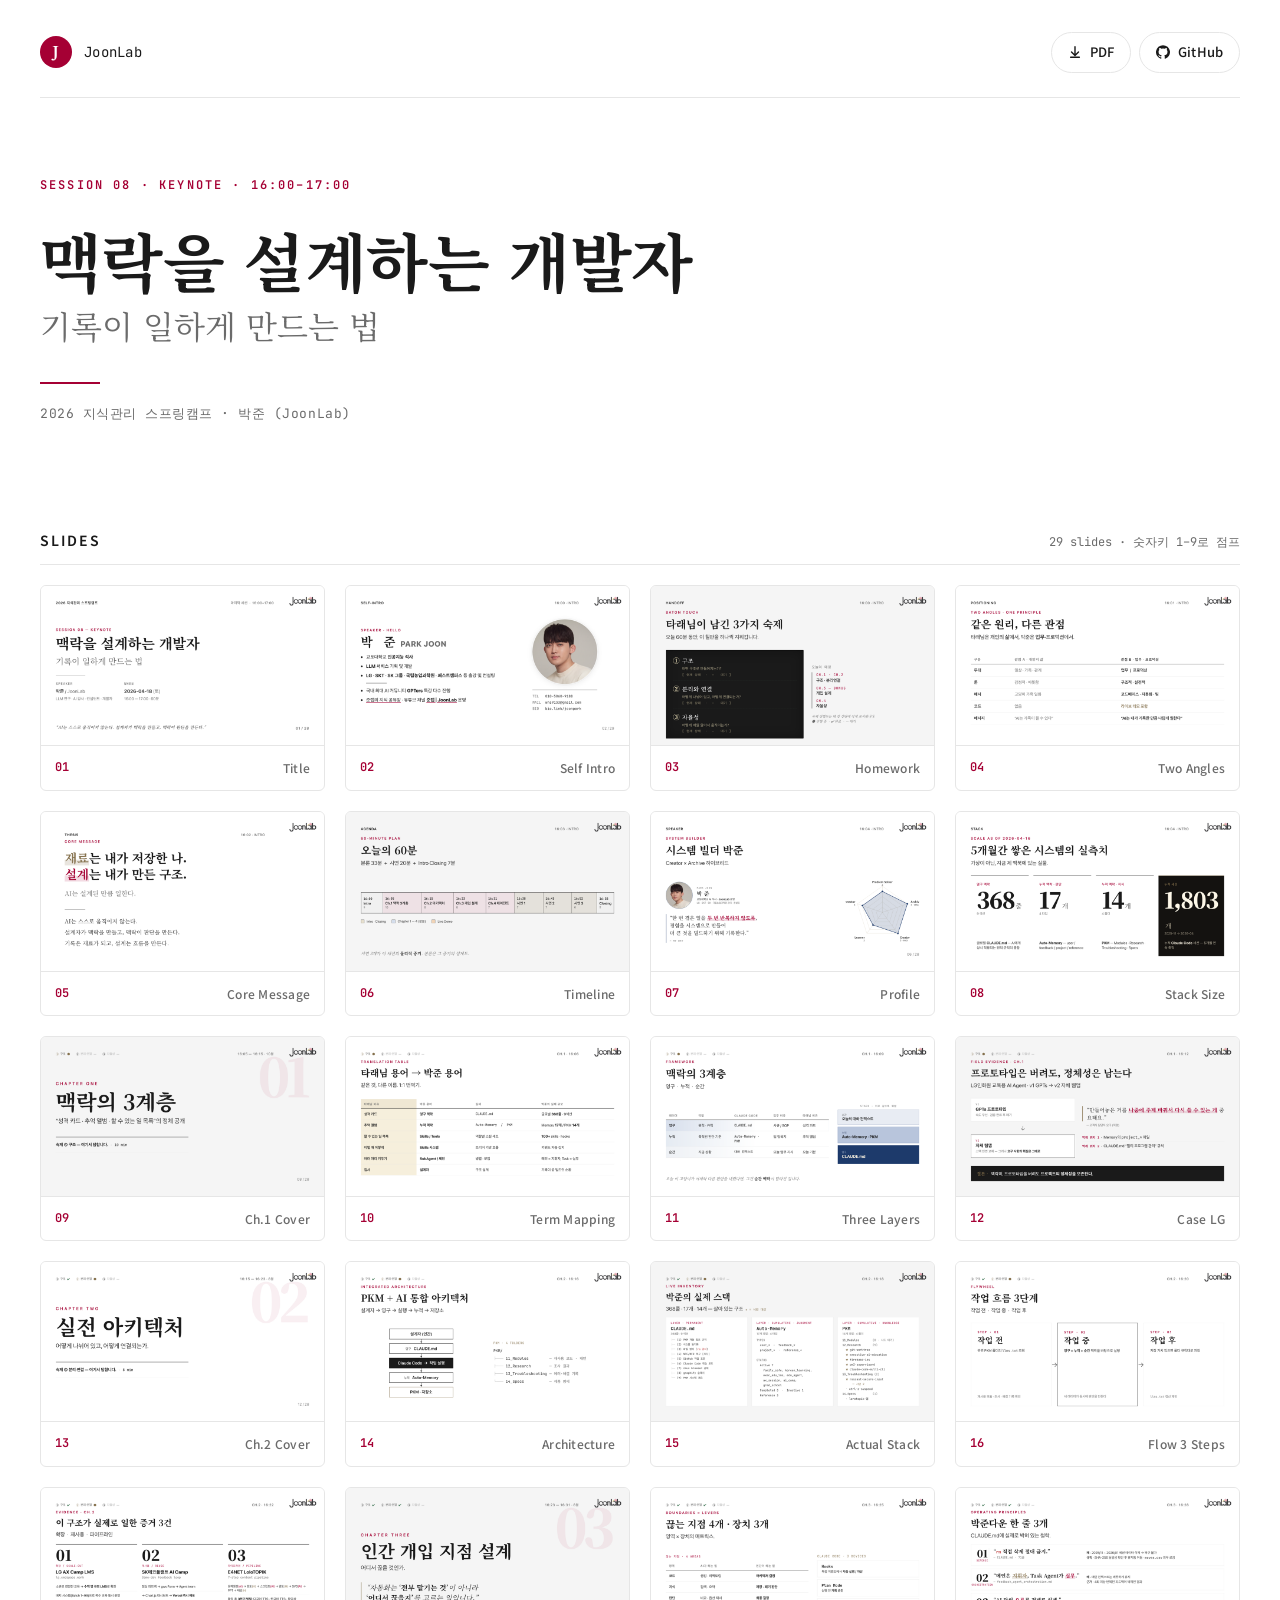
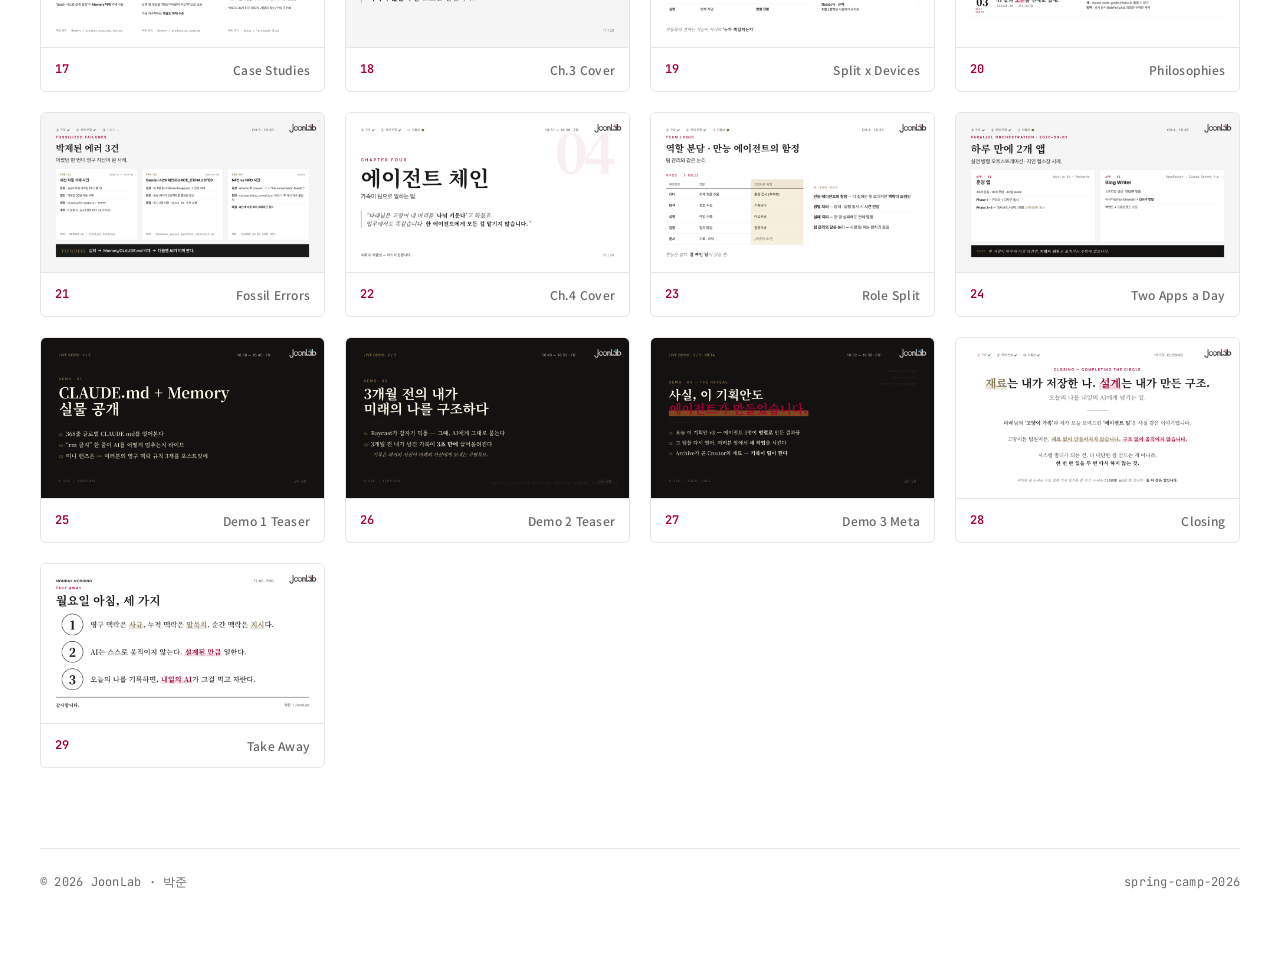
<file: index.html>
<!DOCTYPE html>
<html lang="ko">
<head>
<meta charset="UTF-8">
<meta name="viewport" content="width=device-width, initial-scale=1.0">
<title>맥락을 설계하는 개발자 — 기록이 일하게 만드는 법 · 박준</title>
<meta name="description" content="2026 지식관리 스프링캠프 세션 08 · 박준 (JoonLab) — 맥락을 설계하는 개발자, 기록이 일하게 만드는 법">
<meta property="og:title" content="맥락을 설계하는 개발자 — 기록이 일하게 만드는 법">
<meta property="og:description" content="2026 지식관리 스프링캠프 Session 08 · 박준 (JoonLab)">
<meta property="og:type" content="website">
<link rel="icon" type="image/svg+xml" href="public/favicon.svg">
<link rel="preconnect" href="https://fonts.googleapis.com">
<link rel="preconnect" href="https://fonts.gstatic.com" crossorigin>
<link href="https://fonts.googleapis.com/css2?family=Noto+Sans+KR:wght@400;500;600;700&family=Noto+Serif+KR:wght@400;600;700;900&family=JetBrains+Mono:wght@400;500;600&display=swap" rel="stylesheet">
<link rel="stylesheet" href="styles/main.css">
</head>
<body>
<div class="page">
  <header class="topbar">
    <a class="brand" href="./" aria-label="JoonLab">
      <span class="brand-mark" aria-hidden="true">J</span>
      <span>JoonLab</span>
    </a>
    <div class="actions">
      <a class="btn" href="public/spring-camp-2026-deck.pdf" download>
        <svg viewBox="0 0 16 16" fill="none" stroke="currentColor" stroke-width="1.6" stroke-linecap="round" stroke-linejoin="round" aria-hidden="true"><path d="M8 2v9M4 8l4 4 4-4M3 14h10"/></svg>
        <span>PDF</span>
      </a>
      <a class="btn" href="https://github.com/joonlab" target="_blank" rel="noopener">
        <svg viewBox="0 0 16 16" fill="currentColor" aria-hidden="true"><path d="M8 .2a8 8 0 00-2.53 15.59c.4.08.55-.17.55-.38l-.01-1.49c-2.23.48-2.7-.95-2.7-.95-.36-.92-.9-1.17-.9-1.17-.73-.5.06-.49.06-.49.81.06 1.24.83 1.24.83.72 1.24 1.9.88 2.36.67.07-.52.28-.88.51-1.08-1.78-.2-3.65-.89-3.65-3.95 0-.87.31-1.59.82-2.15-.08-.2-.36-1.02.08-2.12 0 0 .67-.21 2.2.82a7.6 7.6 0 014 0c1.53-1.03 2.2-.82 2.2-.82.44 1.1.16 1.92.08 2.12.51.56.82 1.28.82 2.15 0 3.07-1.87 3.75-3.66 3.95.29.25.54.73.54 1.48l-.01 2.19c0 .21.15.46.55.38A8 8 0 008 .2z"/></svg>
        <span class="label-long">GitHub</span>
      </a>
    </div>
  </header>

  <section class="hero">
    <span class="hero-eyebrow">Session 08 · Keynote · 16:00–17:00</span>
    <h1 class="hero-title">맥락을 설계하는 개발자</h1>
    <p class="hero-subtitle">기록이 일하게 만드는 법</p>
    <hr class="hero-rule">
    <div class="hero-event">2026 지식관리 스프링캠프 · 박준 (JoonLab)</div>
  </section>

  <section>
    <div class="section-label">
      <h2>Slides</h2>
      <span class="meta">29 slides · 숫자키 1–9로 점프</span>
    </div>
    <div class="grid" id="slideGrid"></div>
  </section>

  <footer class="footer">
    <span>© 2026 JoonLab · 박준</span>
    <span>spring-camp-2026</span>
  </footer>
</div>

<script src="js/slides.js"></script>
<script src="js/main.js"></script>
</body>
</html>
</file>
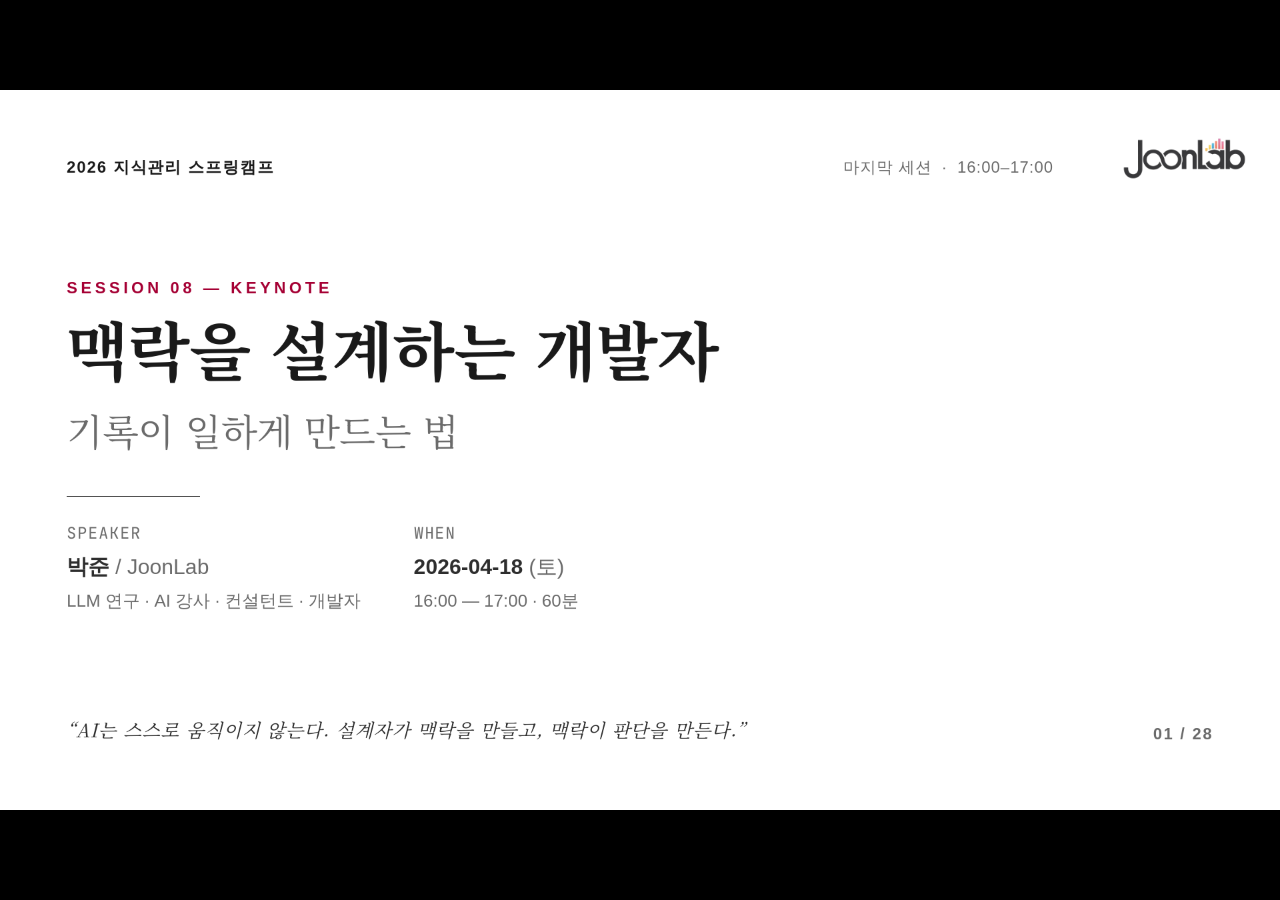
<file: deck/index.html>
<!doctype html>
<html lang="ko">
<head>
<meta charset="utf-8" />
<title>맥락을 설계하는 개발자 — 박준 (JoonLab)</title>
<link rel="preconnect" href="https://fonts.googleapis.com">
<link rel="preconnect" href="https://fonts.gstatic.com" crossorigin>
<link href="https://fonts.googleapis.com/css2?family=Noto+Sans+KR:wght@300;400;500;600;700;900&family=Noto+Serif+KR:wght@400;500;600;700;900&family=JetBrains+Mono:wght@400;500;600&display=swap" rel="stylesheet">
<style>
  :root {
    --bg: #ffffff;         /* pure white */
    --bg-deep: #f5f5f5;    /* subtle off-white panel */
    --paper: #ffffff;
    --ink: #1a1a1a;        /* near-black ink */
    --ink-2: #2e2e2e;
    --muted: #6B6B6B;      /* Neutral Gray */
    --silver: #8A8D8F;     /* Premium Silver */
    --rule: #e4e4e4;
    --rule-soft: #f0f0f0;
    --accent: #A50034;     /* LG Red */
    --accent-2: #85714D;   /* Highlight Gold */
    --ok: #2f6a46;
    --pending: #b8b8b8;
    --chalk-bg: #1a1a1a;
    --chalk: #f5f5f5;
  }
  html, body { background: #d0d0d0; margin: 0; padding: 0; }
  body {
    font-family: 'Noto Sans KR', -apple-system, BlinkMacSystemFont, 'Helvetica Neue', sans-serif;
    color: var(--ink);
    -webkit-font-smoothing: antialiased;
  }
  .serif { font-family: 'Noto Serif KR', 'Noto Serif', Georgia, serif; }
  .mono  { font-family: 'JetBrains Mono', ui-monospace, Menlo, monospace; }

  /* ---------- Base slide ---------- */
  .slide {
    background: var(--bg);
    color: var(--ink);
    padding: 100px;
    box-sizing: border-box;
    display: flex;
    flex-direction: column;
    position: relative;
    overflow: hidden;
  }
  .slide.paper { background: var(--paper); }
  .slide.cream-deep { background: var(--bg-deep); }
  .slide.dark { background: #141210; color: #f1ebdc; }
  .slide.dark .muted { color: #a59c89; }

  /* Global JoonLab logo top-right on every slide */
  .deck-logo {
    position: absolute;
    top: 0px;
    right: 40px;
    width: 207px;
    height: auto;
    z-index: 10;
    opacity: 0.95;
    pointer-events: none;
  }
  .slide.dark .deck-logo { filter: invert(1) brightness(1.1); opacity: 0.85; }
  .slide.no-logo .deck-logo { display: none; }

  /* Header chrome ---------- */
  .head {
    display: flex;
    justify-content: space-between;
    align-items: flex-start;
    font-size: 24px;
    letter-spacing: 0.04em;
    color: var(--muted);
    text-transform: uppercase;
    font-weight: 500;
    padding-right: 240px;  /* reserve space for logo */
  }
  .head .time { font-variant-numeric: tabular-nums; }
  .head .section-tag { font-weight: 600; color: var(--ink); letter-spacing: 0.08em;}

  /* Progress indicator (homework) */
  .progress {
    display: flex;
    gap: 40px;
    font-size: 20px;
    letter-spacing: 0.02em;
    color: var(--muted);
    font-weight: 500;
  }
  .progress .item { display: inline-flex; align-items: center; gap: 10px; }
  .progress .num { font-family: 'Noto Serif KR', serif; font-weight: 700; color: var(--ink); }
  .progress .st { font-size: 22px; width: 22px; display: inline-block; text-align: center; }
  .progress .done { color: var(--ok); }
  .progress .pend { color: var(--pending); }
  .progress .cur .st { color: var(--accent-2); }
  .progress .cur .num { color: var(--accent-2); }
  .progress .cur .label { color: var(--ink); font-weight: 700; }

  /* Titles */
  .kicker {
    font-size: 24px;
    letter-spacing: 0.22em;
    text-transform: uppercase;
    color: var(--accent);
    font-weight: 600;
    margin-bottom: 24px;
  }
  h1.title { font-family: 'Noto Serif KR', serif; font-weight: 700; font-size: 96px; line-height: 1.08; letter-spacing: -0.01em; margin: 0; }
  h2.title { font-family: 'Noto Serif KR', serif; font-weight: 700; font-size: 72px; line-height: 1.12; letter-spacing: -0.01em; margin: 0; }
  h3.subtitle { font-weight: 400; font-size: 36px; line-height: 1.4; color: var(--ink-2); margin: 24px 0 0; letter-spacing: -0.005em; }
  .lead { font-size: 34px; line-height: 1.55; color: var(--ink-2); }

  /* Rules */
  .hair { border: 0; border-top: 1px solid var(--rule); margin: 40px 0; }
  .thick-rule { border: 0; border-top: 2px solid var(--ink); margin: 0 0 28px; width: 80px; }

  /* Big number */
  .big-num {
    font-family: 'Noto Serif KR', serif;
    font-weight: 900;
    font-size: 180px;
    line-height: 0.9;
    letter-spacing: -0.04em;
    color: var(--ink);
  }
  .big-num .unit { font-size: 56px; font-weight: 600; color: var(--muted); margin-left: 8px; letter-spacing: 0.02em; }

  /* Cards */
  .card { background: var(--paper); border: 1px solid var(--rule); padding: 40px; box-sizing: border-box; }
  .card.dark { background: #1a1815; border-color: #2e2a24; color: #f1ebdc; }

  /* Code/mono styling */
  .mono-box { background: #141210; color: #e8e2ce; padding: 32px 36px; border-radius: 4px; font-family: 'JetBrains Mono', monospace; font-size: 24px; line-height: 1.6; }
  .mono-box .c { color: #8a8270; }
  .mono-box .k { color: #e0a96d; }

  /* Watermark chapter number */
  .watermark {
    position: absolute;
    font-family: 'Noto Serif KR', serif;
    font-weight: 900;
    font-size: 360px;
    line-height: 0.8;
    color: #A50034;
    opacity: 0.06;
    top: 110px;
    right: 120px;
    letter-spacing: -0.08em;
    pointer-events: none;
    user-select: none;
    z-index: 0;
  }

  /* Utility */
  .flex { display: flex; }
  .row { display: flex; }
  .col { display: flex; flex-direction: column; }
  .grow { flex: 1; }
  .gap-8 { gap: 8px; } .gap-16 { gap: 16px; } .gap-24 { gap: 24px; } .gap-32 { gap: 32px; } .gap-40 { gap: 40px; } .gap-56 { gap: 56px; } .gap-80 { gap: 80px; }
  .center { justify-content: center; align-items: center; }
  .between { justify-content: space-between; }
  .w-half { flex: 1 1 50%; }
  .pill { display: inline-block; padding: 8px 18px; border: 1px solid var(--ink); border-radius: 999px; font-size: 20px; letter-spacing: 0.06em; font-weight: 500; text-transform: uppercase;}
  .accent { color: var(--accent); }
  .accent2 { color: var(--accent-2); }
  .muted { color: var(--muted); }
  .ink { color: var(--ink); }

  /* Tables */
  table.grid {
    width: 100%;
    border-collapse: collapse;
    font-size: 26px;
    line-height: 1.45;
  }
  table.grid th, table.grid td {
    text-align: left;
    padding: 20px 22px;
    border-bottom: 1px solid var(--rule);
    vertical-align: top;
  }
  table.grid thead th {
    font-size: 20px;
    letter-spacing: 0.1em;
    text-transform: uppercase;
    color: var(--muted);
    font-weight: 600;
    border-bottom: 2px solid var(--ink);
    padding-bottom: 14px;
  }
  table.grid td.first { font-weight: 600; }

  /* Slide-level classes */
  .fill { flex: 1; }

  /* Chalkboard look for slide 2 */
  .chalk {
    background: var(--chalk-bg);
    color: var(--chalk);
    padding: 36px 48px;
    border-radius: 4px;
    font-family: 'Noto Serif KR', serif;
    position: relative;
    box-shadow: inset 0 0 80px rgba(0,0,0,0.3);
  }
  .chalk .chalk-num { font-size: 46px; font-weight: 900; color: #f6eac2; margin-right: 16px; }
  .chalk .chalk-q { font-size: 40px; font-weight: 600; letter-spacing: -0.005em; line-height: 1.35; }
  .chalk .chalk-sub { font-size: 24px; color: #b6ad90; margin-top: 8px; font-family: 'Noto Sans KR'; }
  .chalk .state { margin-top: 12px; font-size: 22px; letter-spacing: 0.08em; font-family: 'JetBrains Mono', monospace; color: #9a9176;}

  /* Footer */
  .foot {
    display: flex;
    justify-content: space-between;
    font-size: 24px;
    color: var(--muted);
    letter-spacing: 0.04em;
  }

  /* For chapter markers */
  .chap-label { font-size: 28px; letter-spacing: 0.32em; color: var(--accent); text-transform: uppercase; font-weight: 600;}

  /* Speaker slash separator */
  .dot-sep::before { content: '·'; margin: 0 14px; color: var(--muted); }

  /* KPI grid */
  .kpi {
    background: var(--paper);
    border-top: 3px solid var(--ink);
    padding: 44px 40px 40px;
    display: flex;
    flex-direction: column;
    gap: 18px;
    min-height: 340px;
  }
  .kpi .role { font-size: 22px; letter-spacing: 0.08em; text-transform: uppercase; color: var(--accent); font-weight: 600;}
  .kpi .num { font-family: 'Noto Serif KR', serif; font-size: 150px; line-height: 0.9; font-weight: 900; letter-spacing: -0.04em; color: var(--ink); }
  .kpi .num .u { font-size: 44px; font-weight: 600; color: var(--muted); margin-left: 6px; }
  .kpi .label { font-size: 24px; color: var(--ink-2); line-height: 1.4; margin-top: auto; }

  /* Timeline bars (slide 5) */
  .timeline { display: flex; border: 2px solid var(--ink); height: 100px; font-size: 20px; }
  .timeline .seg { display: flex; flex-direction: column; justify-content: center; padding: 10px 16px; border-right: 1px solid var(--ink); color: var(--ink); font-weight: 500; }
  .timeline .seg:last-child { border-right: 0; }
  .timeline .seg .t { font-family: 'JetBrains Mono', monospace; font-size: 20px; font-weight: 600;}
  .timeline .seg .n { font-size: 24px; font-weight: 600; margin-top: 4px;}
  .timeline .seg .d { font-size: 18px; color: var(--muted); margin-top: 2px;}
  .timeline .chap { background: rgba(165,0,52,0.08); }
  .timeline .demo { background: rgba(133,113,77,0.15); }
  .timeline .meta { background: #f0f0f0; }

  /* Bullet styles */
  ul.clean { list-style: none; padding: 0; margin: 0; }
  ul.clean li { padding: 14px 0; border-bottom: 1px solid var(--rule-soft); font-size: 28px; line-height: 1.45; }
  ul.clean li:last-child { border-bottom: 0; }
  ul.clean li b { font-weight: 700; color: var(--ink); }
  ul.clean.tight li { padding: 10px 0; font-size: 26px; }

  /* Emphasis */
  .hl { background: linear-gradient(transparent 62%, rgba(165,0,52,0.14) 62%, rgba(165,0,52,0.14) 94%, transparent 94%); padding: 0 2px; color: var(--accent); font-weight: 700; }
  .hl2 { background: linear-gradient(transparent 62%, rgba(133,113,77,0.18) 62%, rgba(133,113,77,0.18) 94%, transparent 94%); padding: 0 2px; color: var(--accent-2); font-weight: 700; }

  /* Radar chart (slide 6) - use CSS clip-path or SVG inline (acceptable, simple pentagon) */

  /* Tree / trees for slide 13-14 */
  .tree { font-family: 'JetBrains Mono', monospace; font-size: 22px; line-height: 1.7; color: var(--ink-2); }
  .tree .node { padding: 2px 0; }
  .tree .star { color: var(--accent-2); font-weight: 700; }
  .tree .hdr { font-size: 22px; letter-spacing: 0.1em; text-transform: uppercase; color: var(--accent); font-weight: 700; margin-top: 14px; margin-bottom: 10px; font-family: 'Noto Sans KR'; border-top: 1px solid var(--rule); padding-top: 14px;}
  .tree .hdr:first-child { border-top: 0; padding-top: 0; margin-top: 0;}

  /* Flow diagram (slide 13) */
  .flow-node {
    align-self: center;
    background: var(--paper);
    border: 2px solid var(--ink);
    padding: 16px 36px;
    font-size: 28px;
    font-weight: 600;
    min-width: 360px;
    text-align: center;
    border-radius: 2px;
  }
  .flow-node.accent-node { background: var(--ink); color: var(--paper); }
  .flow-arrow { align-self: center; width: 2px; height: 28px; background: var(--ink); position: relative; }
  .flow-arrow::after { content: ''; position: absolute; bottom: -2px; left: -6px; border: 7px solid transparent; border-top-color: var(--ink); }

  /* Quote blocks */
  .quote {
    font-family: 'Noto Serif KR', serif;
    font-size: 58px;
    line-height: 1.35;
    letter-spacing: -0.01em;
    font-weight: 500;
    color: var(--ink);
  }
  .quote.sm { font-size: 44px; }
  .quote.xs { font-size: 36px; }
  .quote .mark { color: var(--accent-2); font-family: 'Noto Serif KR', serif;}

  /* Radar chart SVG styling */
  .radar-label { font-size: 20px; font-weight: 600; fill: var(--ink); font-family: 'Noto Sans KR'; letter-spacing: 0.02em; }
  .radar-sub   { font-size: 16px; fill: var(--muted); font-family: 'Noto Sans KR'; }

</style>
</head>
<body>

<deck-stage width="1920" height="1080">

<!-- ============================ SLIDE 1 — TITLE ============================ -->
<section data-label="01 Title" class="slide paper">
  <div class="head">
    <div><span class="section-tag">2026 지식관리 스프링캠프</span></div>
    <div>마지막 세션 &nbsp;·&nbsp; 16:00–17:00</div>
  </div>

  <div style="flex:1; display:flex; flex-direction:column; justify-content:center; max-width: 1500px;">
    <div class="kicker">SESSION 08 — KEYNOTE</div>
    <h1 class="title">맥락을 설계하는 개발자</h1>
    <h3 class="subtitle" style="font-family:'Noto Serif KR'; font-size:56px; font-weight:400; color: var(--muted); margin-top: 32px; letter-spacing: -0.005em;">
      기록이 일하게 만드는 법
    </h3>

    <hr class="hair" style="margin: 60px 0 36px; width: 200px; border-color: var(--ink);">

    <div style="display:flex; gap:80px; font-size: 26px; color: var(--ink-2); line-height: 1.6;">
      <div>
        <div class="mono" style="font-size: 24px; letter-spacing:0.08em; color: var(--muted); text-transform: uppercase; margin-bottom: 6px;">Speaker</div>
        <div style="font-weight: 700; font-size: 32px;">박준 <span style="color: var(--muted); font-weight:400;">/ JoonLab</span></div>
        <div style="color: var(--muted); margin-top: 4px;">LLM 연구 · AI 강사 · 컨설턴트 · 개발자</div>
      </div>
      <div>
        <div class="mono" style="font-size: 24px; letter-spacing:0.08em; color: var(--muted); text-transform: uppercase; margin-bottom: 6px;">When</div>
        <div style="font-weight: 700; font-size: 32px;">2026-04-18 <span style="color:var(--muted); font-weight:400;">(토)</span></div>
        <div style="color: var(--muted); margin-top: 4px;">16:00 — 17:00 · 60분</div>
      </div>
    </div>
  </div>

  <div class="foot" style="margin-top: auto; align-items: flex-end;">
    <div class="serif" style="font-size: 28px; font-style: italic; color: var(--ink-2); max-width: 1200px; line-height: 1.5;">
      “AI는 스스로 움직이지 않는다. 설계자가 맥락을 만들고, 맥락이 판단을 만든다.”
    </div>
    <div style="font-size: 24px; letter-spacing: 0.1em; text-transform: uppercase; color: var(--muted); font-weight: 600;">01 / 28</div>
  </div>
</section>


<!-- ============================ SLIDE 2 — SELF INTRO ============================ -->
<section data-label="02 Self Intro" class="slide paper">
  <div class="head">
    <div class="section-tag">Self-Intro</div>
    <div class="time">16:00 · Intro</div>
  </div>

  <div style="flex: 1; display: flex; gap: 80px; align-items: center; margin-top: 20px;">
    <!-- Left column: name + bio -->
    <div style="flex: 1.45; display: flex; flex-direction: column;">
      <div class="kicker" style="margin-bottom: 20px;">SPEAKER · HELLO</div>
      <div style="display: flex; align-items: baseline; gap: 28px; flex-wrap: wrap;">
        <div class="serif" style="font-size: 84px; font-weight: 700; letter-spacing: 0.08em; line-height: 1;">박 &nbsp;준</div>
        <div style="font-size: 52px; font-weight: 800; letter-spacing: 0.04em; line-height: 1; color: var(--muted);">PARK&nbsp;JOON</div>
      </div>

      <div style="margin-top: 44px; display: flex; flex-direction: column; gap: 22px;">
        <div style="display: flex; align-items: baseline; gap: 24px; font-size: 32px;">
          <span style="width: 12px; height: 12px; border-radius: 50%; background: var(--ink); flex-shrink: 0; transform: translateY(-4px);"></span>
          <div>교토대학교 <b>인공지능 석사</b></div>
        </div>
        <div style="display: flex; align-items: baseline; gap: 24px; font-size: 32px;">
          <span style="width: 12px; height: 12px; border-radius: 50%; background: var(--ink); flex-shrink: 0; transform: translateY(-4px);"></span>
          <div><b>LLM 서비스</b> 기획 및 개발</div>
        </div>
        <div style="display: flex; align-items: baseline; gap: 24px; font-size: 32px;">
          <span style="width: 12px; height: 12px; border-radius: 50%; background: var(--ink); flex-shrink: 0; transform: translateY(-4px);"></span>
          <div><b>LG · SKT · SK 그룹 · 국립농업과학원 · 패스트캠퍼스</b> 등 출강 및 컨설팅</div>
        </div>
        <div style="height: 2px; background: var(--ink); width: 140px; margin: 8px 0 8px 36px;"></div>
        <div style="display: flex; align-items: baseline; gap: 24px; font-size: 32px;">
          <span style="width: 12px; height: 12px; border-radius: 50%; background: var(--ink); flex-shrink: 0; transform: translateY(-4px);"></span>
          <div>국내 최대 AI 커뮤니티 <b>GPTers</b> 특강 다수 진행</div>
        </div>
        <div style="display: flex; align-items: baseline; gap: 24px; font-size: 32px;">
          <span style="width: 12px; height: 12px; border-radius: 50%; background: var(--ink); flex-shrink: 0; transform: translateY(-4px);"></span>
          <div><a href="https://open.kakao.com/o/gl7JSkSg" target="_blank" rel="noopener" style="color: var(--ink); text-decoration: underline; text-decoration-color: var(--accent); text-underline-offset: 4px;">준랩의 지식 공유방</a> · 유튜브 채널 <a href="https://www.youtube.com/@joonlab98" target="_blank" rel="noopener" style="color: var(--ink); text-decoration: underline; text-decoration-color: var(--accent); text-underline-offset: 4px;"><b>준랩 │ JoonLab</b></a> 운영</div>
        </div>
      </div>
    </div>

    <!-- Right column: portrait + contact -->
    <div style="flex: 1; display: flex; flex-direction: column; align-items: center; gap: 40px;">
      <div style="position: relative;">
        <div style="position: absolute; inset: -8px; border: 1px solid var(--rule); border-radius: 50%;"></div>
        <img src="assets/park_joon_final.png" alt="박준" style="width: 440px; height: 440px; border-radius: 50%; object-fit: cover; display: block; box-shadow: 0 8px 40px rgba(0,0,0,0.08);"/>
      </div>
      <div style="border-top: 2px solid var(--ink); padding-top: 20px; width: 440px; font-family: 'JetBrains Mono', monospace; font-size: 24px; line-height: 1.75; color: var(--ink-2);">
        <div><span style="color: var(--muted);">TEL</span> &nbsp; 010-5060-9188</div>
        <div><span style="color: var(--muted);">MAIL</span>&nbsp; wns9133@gmail.com</div>
        <div><span style="color: var(--muted);">BIO</span> &nbsp; bio.link/joonpark</div>
      </div>
    </div>
  </div>

  <div class="foot" style="margin-top: 20px;">
    <div></div>
    <div>02 / 29</div>
  </div>
</section>


<!-- ============================ SLIDE 3 — 3 HOMEWORKS ============================ -->
<section data-label="02 Homework" class="slide cream-deep">
  <div class="head">
    <div class="section-tag">Handoff</div>
    <div class="time">16:00 · Intro</div>
  </div>

  <div style="margin-top: 36px;">
    <div class="kicker">BATON TOUCH</div>
    <h2 class="title">타래님이 남긴 3가지 숙제</h2>
    <h3 class="subtitle">오늘 60분 동안, 이 칠판을 하나씩 지워갑니다.</h3>
  </div>

  <div class="row gap-56" style="margin-top: 64px; flex: 1;">
    <!-- Chalkboard with 3 homework items -->
    <div class="chalk" style="flex: 1.15; display: flex; flex-direction: column; gap: 22px; justify-content: center;">
      <div>
        <div style="display: flex; align-items: baseline;">
          <span class="chalk-num">①</span>
          <div>
            <div class="chalk-q">구조</div>
            <div class="chalk-sub">어떤 구조로 만들어지는가?</div>
            <div class="state">[ 현재 상태 &nbsp;·&nbsp; — &nbsp; 대기 ]</div>
          </div>
        </div>
      </div>
      <div style="border-top: 1px dashed #3a4a40;"></div>
      <div>
        <div style="display: flex; align-items: baseline;">
          <span class="chalk-num">②</span>
          <div>
            <div class="chalk-q">분리와 연결</div>
            <div class="chalk-sub">어떻게 나뉘어 있고, 어떻게 연결되는가?</div>
            <div class="state">[ 현재 상태 &nbsp;·&nbsp; — &nbsp; 대기 ]</div>
          </div>
        </div>
      </div>
      <div style="border-top: 1px dashed #3a4a40;"></div>
      <div>
        <div style="display: flex; align-items: baseline;">
          <span class="chalk-num">③</span>
          <div>
            <div class="chalk-q">자율성</div>
            <div class="chalk-sub">어떻게 매일 알아서 움직이는가?</div>
            <div class="state" style="margin-top: 10px;">[ 현재 상태 &nbsp;·&nbsp; — &nbsp; 대기 ]</div>
          </div>
        </div>
      </div>
    </div>

    <!-- Mapping -->
    <div style="flex: 1; display: flex; flex-direction: column; justify-content: center;">
      <div class="mono" style="font-size: 24px; letter-spacing: 0.1em; text-transform: uppercase; color: var(--muted); margin-bottom: 20px;">오늘의 매핑</div>

      <div style="border-left: 2px solid var(--ink); padding-left: 28px; display: flex; flex-direction: column; gap: 18px;">
        <div style="font-size: 28px; line-height: 1.4;">
          <div class="mono" style="font-size: 24px; color: var(--accent); letter-spacing: 0.1em;">CH.1 · CH.2</div>
          <div style="font-weight: 600; margin-top: 2px;">구조 · 분리연결</div>
        </div>
        <div style="font-size: 28px;">
          <div class="mono" style="font-size: 24px; color: var(--accent); letter-spacing: 0.1em;">CH.3 — BONUS</div>
          <div style="font-weight: 600; margin-top: 2px;">개입 설계</div>
        </div>
        <div style="font-size: 28px;">
          <div class="mono" style="font-size: 24px; color: var(--accent); letter-spacing: 0.1em;">CH.4</div>
          <div style="font-weight: 600; margin-top: 2px;">자율성</div>
        </div>
      </div>

      <div style="margin-top: 36px; font-size: 22px; color: var(--muted); line-height: 1.55; font-style: italic;" class="serif">
        숙제 진행도는 매 장 상단에 작게 표시됩니다.
        <br>● 진행 중 &nbsp;·&nbsp; ✔ 완료 &nbsp;·&nbsp; — 대기
      </div>
    </div>
  </div>
</section>


<!-- ============================ SLIDE 3 — APP → MAIN ============================ -->
<section data-label="03 Two Angles" class="slide">
  <div class="head">
    <div class="section-tag">Positioning</div>
    <div class="time">16:01 · Intro</div>
  </div>

  <div style="margin-top: 36px;">
    <div class="kicker">TWO ANGLES · ONE PRINCIPLE</div>
    <h2 class="title">같은 원리, 다른 관점</h2>
    <h3 class="subtitle">타래님은 <b style="font-weight:600;">개인의 삶</b>에서, 박준은 <b style="font-weight:600;">업무·프로덕션</b>에서.</h3>
  </div>

  <div style="flex: 1; display: flex; align-items: center; margin-top: 50px;">
    <table class="grid" style="font-size: 28px;">
      <thead>
        <tr>
          <th style="width: 16%; font-size: 24px;">구분</th>
          <th style="width: 42%; color: var(--muted); font-size: 24px;">관점 A · 개인의 삶</th>
          <th style="width: 42%; color: var(--ink); font-size: 24px;">관점 B · 업무 · 프로덕션</th>
        </tr>
      </thead>
      <tbody>
        <tr>
          <td class="first">무대</td>
          <td style="color: var(--muted);">일상 · 가족 · 관계</td>
          <td style="font-weight: 600;">업무 &nbsp;/&nbsp; 프로덕션</td>
        </tr>
        <tr>
          <td class="first">톤</td>
          <td style="color: var(--muted);">감정적 · 따뜻함</td>
          <td style="font-weight: 600;">구조적 · 실전적</td>
        </tr>
        <tr>
          <td class="first">예시</td>
          <td style="color: var(--muted);">고양이 가족 일화</td>
          <td style="font-weight: 600;">코드베이스 · 자동화 · 팀</td>
        </tr>
        <tr>
          <td class="first">코드</td>
          <td style="color: var(--muted);">없음</td>
          <td style="font-weight: 600;" class="accent2">라이브 데모 포함</td>
        </tr>
        <tr>
          <td class="first">메시지</td>
          <td style="color: var(--muted);">“AI는 가족이 될 수 있다”</td>
          <td style="font-weight: 600;">“AI는 내가 기록한 만큼 나답게 일한다”</td>
        </tr>
      </tbody>
    </table>
  </div>


</section>


<!-- ============================ SLIDE 4 — CORE MESSAGE ============================ -->
<section data-label="04 Core Message" class="slide paper" style="padding: 140px 160px;">
  <div class="head">
    <div class="section-tag">Thesis</div>
    <div class="time">16:02 · Intro</div>
  </div>

  <div style="flex: 1; display: flex; flex-direction: column; justify-content: center;">
    <div class="kicker" style="margin-bottom: 40px;">CORE MESSAGE</div>
    <h2 class="title" style="font-size: 84px; line-height: 1.3;">
      <span class="hl2">재료</span>는 내가 저장한 나.
      <br>
      <span class="hl">설계</span>는 내가 만든 구조.
    </h2>
    <h3 class="subtitle" style="font-family: 'Noto Serif KR'; font-size: 44px; margin-top: 48px; color: var(--muted);">
      AI는 설계된 만큼 일한다.
    </h3>

    <hr class="hair" style="margin: 80px 0 48px; width: 140px; border-color: var(--ink);">

    <div class="serif" style="font-size: 38px; line-height: 1.6; color: var(--ink-2); display: flex; flex-direction: column; gap: 14px;">
      <div>AI는 스스로 움직이지 않는다.</div>
      <div>설계자가 맥락을 만들고, 맥락이 판단을 만든다.</div>
      <div>기록은 재료가 되고, 설계는 흐름을 만든다.</div>
    </div>
  </div>
</section>


<!-- ============================ SLIDE 5 — 60MIN TIMELINE ============================ -->
<section data-label="05 Timeline" class="slide cream-deep">
  <div class="head">
    <div class="section-tag">Agenda</div>
    <div class="time">16:03 · Intro</div>
  </div>

  <div style="margin-top: 36px;">
    <div class="kicker">60-MINUTE PLAN</div>
    <h2 class="title">오늘의 60분</h2>
    <h3 class="subtitle">본론 33분 &nbsp;+&nbsp; 시연 20분 &nbsp;+&nbsp; Intro·Closing 7분</h3>
  </div>

  <div style="flex: 1; display: flex; flex-direction: column; justify-content: center; margin-top: 20px;">
    <!-- Gantt-style timeline. Widths proportional to minutes (5,10,8,8,7,7,7,6,2 = 60) -->
    <div class="timeline" style="height: 140px;">
      <div class="seg meta"     style="flex: 5">
        <div class="t">16:00</div><div class="n">Intro</div><div class="d">5</div>
      </div>
      <div class="seg chap"     style="flex: 10">
        <div class="t">16:05</div><div class="n">Ch.1 맥락 3계층</div><div class="d">10</div>
      </div>
      <div class="seg chap"     style="flex: 8">
        <div class="t">16:15</div><div class="n">Ch.2 아키텍처</div><div class="d">8</div>
      </div>
      <div class="seg chap"     style="flex: 8">
        <div class="t">16:23</div><div class="n">Ch.3 개입 설계</div><div class="d">8</div>
      </div>
      <div class="seg chap"     style="flex: 7">
        <div class="t">16:31</div><div class="n">Ch.4 에이전트</div><div class="d">7</div>
      </div>
      <div class="seg demo"     style="flex: 7">
        <div class="t">16:38</div><div class="n">시연 1</div><div class="d">7</div>
      </div>
      <div class="seg demo"     style="flex: 7">
        <div class="t">16:45</div><div class="n">시연 2</div><div class="d">7</div>
      </div>
      <div class="seg demo"     style="flex: 6">
        <div class="t">16:52</div><div class="n">시연 3</div><div class="d">6</div>
      </div>
      <div class="seg meta"     style="flex: 2">
        <div class="t">16:58</div><div class="n">Closing</div><div class="d">2</div>
      </div>
    </div>

    <div style="display: flex; gap: 40px; margin-top: 40px; font-size: 22px; color: var(--ink-2);">
      <div class="row gap-16 center"><span style="display:inline-block; width: 22px; height: 22px; background: #e8e1d0; border: 1px solid var(--ink);"></span>Intro · Closing</div>
      <div class="row gap-16 center"><span style="display:inline-block; width: 22px; height: 22px; background: #d5deec; border: 1px solid var(--ink);"></span>Chapter 1 — 4 (본론)</div>
      <div class="row gap-16 center"><span style="display:inline-block; width: 22px; height: 22px; background: #f2d5b8; border: 1px solid var(--ink);"></span>Live Demo</div>
    </div>
  </div>

  <div class="serif" style="font-size: 28px; color: var(--muted); font-style: italic; margin-top: 30px;">
    시연 3개가 이 세션의 <span class="ink" style="font-weight:700; font-style:normal;">물리적 증거</span>. 본론은 그 증거의 설계도.
  </div>
</section>


<!-- ============================ SLIDE 6 — PROFILE ============================ -->
<section data-label="06 Profile" class="slide">
  <div class="head">
    <div class="section-tag">Speaker</div>
    <div class="time">16:04 · Intro</div>
  </div>

  <div style="margin-top: 36px;">
    <div class="kicker">SYSTEM BUILDER</div>
    <h2 class="title">시스템 빌더 박준</h2>
    <h3 class="subtitle">Creator × Archive 하이브리드</h3>
  </div>

  <div style="flex: 1; display: flex; align-items: center; gap: 80px; margin-top: 40px;">
    <!-- Quote + portrait -->
    <div style="flex: 1; display: flex; flex-direction: column; gap: 36px;">
      <div style="display: flex; align-items: center; gap: 28px;">
        <div style="position: relative; flex-shrink: 0;">
          <img src="assets/park_joon_v2.png" alt="박준" style="position: relative; width: 180px; height: 180px; border-radius: 50%; object-fit: cover; object-position: center 25%; display: block; background: #efeae1; border: 1.5px solid #1d3a6b;"/>
        </div>
        <div>
          <div class="mono" style="font-size: 16px; letter-spacing: 0.12em; color: var(--muted); text-transform: uppercase; margin-bottom: 8px;">Park Joon</div>
          <div class="serif" style="font-size: 38px; font-weight: 600; color: var(--ink); line-height: 1;">박 준</div>
          <div style="margin-top: 10px; font-size: 18px; color: var(--ink-2);">교토대학교 AI 석사 · <b>JoonLab</b> 운영</div>
          <div style="font-size: 16px; color: var(--muted); margin-top: 4px;">LG · SKT · SK · 국립농업과학원 강의 · 컨설팅</div>
        </div>
      </div>
      <div class="serif" style="font-size: 34px; line-height: 1.5; color: var(--ink); letter-spacing: -0.005em; border-left: 3px solid #1d3a6b; padding-left: 24px;">
        “한 번 겪은 일을
        <span class="hl">두 번 반복하지 않도록</span>,
        <br>
        경험을 시스템으로 만들어
        <br>
        더 큰 것을 빌드하기 위해 기록한다.”
        <div style="margin-top: 18px; font-size: 16px; letter-spacing: 0.12em; color: var(--muted); text-transform: uppercase; font-family: 'JetBrains Mono', monospace;">— My Why</div>
      </div>
    </div>

    <!-- Radar chart -->
    <div style="flex: 0 0 auto; display: flex; justify-content: center;">
      <svg viewBox="0 0 560 560" style="width: 500px; height: 500px;">
        <defs>
          <pattern id="dots" width="6" height="6" patternUnits="userSpaceOnUse">
            <circle cx="1" cy="1" r="0.8" fill="#1d3a6b" opacity="0.3"/>
          </pattern>
        </defs>
        <!-- rings -->
        <g fill="none" stroke="#d8cfbd" stroke-width="1">
          <polygon points="280,80 470,215 398,440 162,440 90,215"/>
          <polygon points="280,120 434,231 376,411 184,411 126,231"/>
          <polygon points="280,160 398,247 355,382 205,382 162,247"/>
          <polygon points="280,200 362,263 334,353 226,353 198,263"/>
          <polygon points="280,240 326,279 312,324 248,324 234,279"/>
        </g>
        <!-- axes -->
        <g stroke="#c7bda8" stroke-width="1">
          <line x1="280" y1="280" x2="280" y2="80"/>
          <line x1="280" y1="280" x2="470" y2="215"/>
          <line x1="280" y1="280" x2="398" y2="440"/>
          <line x1="280" y1="280" x2="162" y2="440"/>
          <line x1="280" y1="280" x2="90" y2="215"/>
        </g>
        <!-- data: Problem Solver 4, Archive 5, Creator 5, Learner 3, Connector 4 -->
        <!-- Top = Problem Solver (4), right = Archive (5), bottom-right = Creator (5), bottom-left = Learner (3), left = Connector (4) -->
        <!-- Compute points: levels = 5 -> r=200; k=ratio
             Top (4):  (280, 280 - 160) = (280, 120)
             Right (5):(470, 215)
             BR (5):   (398, 440)
             BL (3):   (280 + (162-280)*0.6, 280 + (440-280)*0.6) = (280-70.8, 280+96) = (209.2, 376)
             Left (4):(280 + (90-280)*0.8, 280 + (215-280)*0.8) = (280-152, 280-52) = (128, 228) -->
        <polygon points="280,120 470,215 398,440 209,376 128,228"
                 fill="#1d3a6b" fill-opacity="0.18" stroke="#1d3a6b" stroke-width="3"/>
        <g fill="#1d3a6b">
          <circle cx="280" cy="120" r="6"/>
          <circle cx="470" cy="215" r="6"/>
          <circle cx="398" cy="440" r="6"/>
          <circle cx="209" cy="376" r="6"/>
          <circle cx="128" cy="228" r="6"/>
        </g>
        <!-- labels -->
        <g class="radar-label">
          <text x="280" y="56"  text-anchor="middle">Problem Solver</text>
          <text x="280" y="78"  text-anchor="middle" class="radar-sub">4</text>
          <text x="496" y="206" text-anchor="start">Archive</text>
          <text x="496" y="228" text-anchor="start" class="radar-sub">5 · MAX</text>
          <text x="414" y="478" text-anchor="start">Creator</text>
          <text x="414" y="500" text-anchor="start" class="radar-sub">5 · MAX</text>
          <text x="146" y="478" text-anchor="end">Learner</text>
          <text x="146" y="500" text-anchor="end" class="radar-sub">3</text>
          <text x="74"  y="206" text-anchor="end">Connector</text>
          <text x="74"  y="228" text-anchor="end" class="radar-sub">4</text>
        </g>
      </svg>
    </div>
  </div>

  <div class="foot">
    <div></div>
    <div>06 / 28</div>
  </div>
</section>


<!-- ============================ SLIDE 7 — STACK SIZE ============================ -->
<section data-label="07 Stack Size" class="slide paper">
  <div class="head">
    <div class="section-tag">Stack</div>
    <div class="time">16:04 · Intro</div>
  </div>

  <div style="margin-top: 36px;">
    <div class="kicker">SCALE AS OF 2026-04-16</div>
    <h2 class="title">5개월간 쌓은 시스템의 실측치</h2>
    <h3 class="subtitle">가상이 아닌, 지금 제 맥북에 있는 실물.</h3>
  </div>

  <div style="flex: 1; display: grid; grid-template-columns: repeat(4, 1fr); gap: 32px; margin-top: 60px;">
    <div class="kpi">
      <div class="role">영구 맥락</div>
      <div class="num">368<span class="u">줄</span></div>
      <div style="font-size: 22px; color: var(--muted);">9 섹션</div>
      <div class="label">글로벌 <b>CLAUDE.md</b> — AI에게 상시 적용되는 원칙·규칙의 총합</div>
    </div>
    <div class="kpi">
      <div class="role">누적 맥락 · 판단</div>
      <div class="num">17<span class="u">개</span></div>
      <div style="font-size: 22px; color: var(--muted);">4 타입</div>
      <div class="label"><b>Auto-Memory</b> — user / feedback / project / reference</div>
    </div>
    <div class="kpi">
      <div class="role">누적 맥락 · 지식</div>
      <div class="num">14<span class="u">개</span></div>
      <div style="font-size: 22px; color: var(--muted);">4 폴더</div>
      <div class="label"><b>PKM</b> — Modules · Research · Troubleshooting · Specs</div>
    </div>
    <div class="kpi" style="background: #141210; border-top-color: var(--accent-2); color: #f1ebdc;">
      <div class="role" style="color: var(--accent-2);">누적 세션</div>
      <div class="num" style="color: #fdf7e8;">1,803<span class="u" style="color:#a59c89;">개</span></div>
      <div style="font-size: 22px; color: #a59c89;">2025-11 → 2026-04</div>
      <div class="label" style="color: #c9c1ad;">누적 <b style="color:#f1ebdc;">Claude Code</b> 세션 — 5개월 연속 축적</div>
    </div>
  </div>
</section>


<!-- ============================ SLIDE 8 — CH.1 DIVIDER ============================ -->
<section data-label="08 Ch.1 Cover" class="slide cream-deep">
  <div class="head">
    <div class="progress">
      <span class="item cur"><span class="num">①</span> 구조 <span class="st">●</span></span>
      <span class="item pend"><span class="num">②</span> 분리·연결 <span class="st">—</span></span>
      <span class="item pend"><span class="num">③</span> 자율성 <span class="st">—</span></span>
    </div>
    <div class="time">16:05 — 16:15 · 10분</div>
  </div>

  <div class="watermark">01</div>

  <div style="flex: 1; display: flex; flex-direction: column; justify-content: center; position: relative; z-index: 2; max-width: 1400px;">
    <div class="chap-label">CHAPTER ONE</div>
    <h1 class="title serif" style="font-size: 144px; margin-top: 24px;">맥락의 3계층</h1>
    <h3 class="subtitle" style="font-size: 42px; margin-top: 28px; max-width: 1200px;">
      “성격 카드 · 추억 앨범 · 할 수 있는 일 목록”의 정체 공개
    </h3>

    <div style="margin-top: 80px; padding: 28px 0; border-top: 2px solid var(--ink); border-bottom: 1px solid var(--rule); max-width: 900px; font-size: 28px; line-height: 1.6;">
      <b>숙제 ① 구조 — 여기서 답합니다.</b>
      <span class="muted">&nbsp;&nbsp;·&nbsp;&nbsp;</span>
      <span class="mono" style="font-size: 24px;">10 min</span>
    </div>
  </div>

  <div class="foot"><div></div><div>08 / 28</div></div>
</section>


<!-- ============================ SLIDE 9 — TERM MAPPING ============================ -->
<section data-label="09 Term Mapping" class="slide">
  <div class="head">
    <div class="progress">
      <span class="item cur"><span class="num">①</span> 구조 <span class="st">●</span></span>
      <span class="item pend"><span class="num">②</span> 분리·연결 <span class="st">—</span></span>
      <span class="item pend"><span class="num">③</span> 자율성 <span class="st">—</span></span>
    </div>
    <div class="time">Ch.1 · 16:06</div>
  </div>

  <div style="margin-top: 24px;">
    <div class="kicker">TRANSLATION TABLE</div>
    <h2 class="title" style="font-size: 64px;">타래님 용어 → 박준 용어</h2>
    <h3 class="subtitle">같은 것, 다른 이름. 1:1 번역기.</h3>
  </div>

  <div style="flex: 1; display: flex; align-items: center; margin-top: 30px;">
    <table class="grid" style="font-size: 24px;">
      <thead>
        <tr>
          <th style="width: 22%; background: #efe7d3;">타래님 비유</th>
          <th style="width: 22%;">박준 용어</th>
          <th style="width: 26%;">실체</th>
          <th style="width: 30%;">박준의 실제 규모</th>
        </tr>
      </thead>
      <tbody>
        <tr>
          <td class="first" style="background: #f6efdc;">성격 카드</td>
          <td><b>영구 맥락</b></td>
          <td class="mono" style="font-size: 22px;">CLAUDE.md</td>
          <td>글로벌 <b>368줄</b> · 9섹션</td>
        </tr>
        <tr>
          <td class="first" style="background: #f6efdc;">추억 앨범</td>
          <td><b>누적 맥락</b></td>
          <td class="mono" style="font-size: 22px;">Auto-Memory &nbsp;/&nbsp; PKM</td>
          <td>Memory <b>17개</b> / PKM <b>14개</b></td>
        </tr>
        <tr>
          <td class="first" style="background: #f6efdc;">할 수 있는 일 목록</td>
          <td><b>Skills / Tools</b></td>
          <td>역할별 스킬 세트</td>
          <td><b>100+</b> skills · hooks</td>
        </tr>
        <tr>
          <td class="first" style="background: #f6efdc;">이럴 때 이렇게</td>
          <td><b>Skills 시스템</b></td>
          <td>트리거 기반 호출</td>
          <td>키워드 자동 감지</td>
        </tr>
        <tr>
          <td class="first" style="background: #f6efdc;">여러 마리 키우기</td>
          <td><b>SubAgent / 체인</b></td>
          <td>병렬 · 분업</td>
          <td>메인 = 지휘자, Task = 실무</td>
        </tr>
        <tr>
          <td class="first" style="background: #f6efdc;">집사</td>
          <td><b>설계자</b></td>
          <td>구조 설계</td>
          <td>기록이 곧 빌드인 순환</td>
        </tr>
      </tbody>
    </table>
  </div>
</section>


<!-- ============================ SLIDE 10 — 3 LAYERS ============================ -->
<section data-label="10 Three Layers" class="slide paper">
  <div class="head">
    <div class="progress">
      <span class="item cur"><span class="num">①</span> 구조 <span class="st">●</span></span>
      <span class="item pend"><span class="num">②</span> 분리·연결 <span class="st">—</span></span>
      <span class="item pend"><span class="num">③</span> 자율성 <span class="st">—</span></span>
    </div>
    <div class="time">Ch.1 · 16:09</div>
  </div>

  <div style="margin-top: 24px;">
    <div class="kicker">FRAMEWORK</div>
    <h2 class="title" style="font-size: 72px;">맥락의 3계층</h2>
    <h3 class="subtitle">영구 &nbsp;·&nbsp; 누적 &nbsp;·&nbsp; 순간</h3>
  </div>

  <div style="flex: 1; display: flex; gap: 60px; margin-top: 40px; align-items: stretch;">
    <!-- Table -->
    <div style="flex: 2; display: flex; align-items: center;">
      <table class="grid" style="font-size: 24px;">
        <thead>
          <tr>
            <th style="width: 18%;">레이어</th>
            <th style="width: 22%;">역할</th>
            <th style="width: 24%;">Claude Code</th>
            <th style="width: 18%;">업무 비유</th>
            <th style="width: 18%;">타래님 비유</th>
          </tr>
        </thead>
        <tbody>
          <tr style="background: linear-gradient(90deg, #d7dfec 0%, transparent 55%);">
            <td class="first">영구</td>
            <td>원칙 · 규칙</td>
            <td class="mono" style="font-size: 22px;">CLAUDE.md</td>
            <td>사규 / SOP</td>
            <td>성격 카드</td>
          </tr>
          <tr style="background: linear-gradient(90deg, #e5ebf2 0%, transparent 55%);">
            <td class="first">누적</td>
            <td>축적된 판단 기준</td>
            <td class="mono" style="font-size: 22px;">Auto-Memory · PKM</td>
            <td>팀 암묵지</td>
            <td>추억 앨범</td>
          </tr>
          <tr style="background: linear-gradient(90deg, #eef1f5 0%, transparent 55%);">
            <td class="first">순간</td>
            <td>지금 상황</td>
            <td class="mono" style="font-size: 22px;">대화 컨텍스트</td>
            <td>오늘 업무 지시</td>
            <td>오늘 기분</td>
          </tr>
        </tbody>
      </table>
    </div>

    <!-- Stack diagram -->
    <div style="flex: 1; display: flex; flex-direction: column; gap: 14px; justify-content: center;">
      <div class="mono" style="font-size: 18px; letter-spacing: 0.1em; text-transform: uppercase; color: var(--muted); text-align: center;">Stack · 위로 갈수록 휘발</div>
      <div style="background: #e8ecf3; border: 1px solid #8a9bbd; padding: 22px 28px; font-size: 26px;">
        <div class="mono" style="font-size: 18px; color: var(--muted);">순간</div>
        <div style="font-weight: 600;">오늘의 대화 컨텍스트</div>
      </div>
      <div style="background: #b8c5dc; border: 1px solid #5f7ab0; padding: 28px 28px; font-size: 26px;">
        <div class="mono" style="font-size: 18px; color: #3e4e6e;">누적</div>
        <div style="font-weight: 700;">Auto-Memory · PKM</div>
      </div>
      <div style="background: #1d3a6b; color: #f1ebdc; padding: 36px 28px; font-size: 28px;">
        <div class="mono" style="font-size: 18px; color: #a5b3cc;">영구</div>
        <div style="font-weight: 700;">CLAUDE.md</div>
      </div>
    </div>
  </div>

  <div class="serif" style="margin-top: 24px; font-size: 26px; font-style: italic; color: var(--muted);">
    오늘 이 고양이가 어제와 다른 판단을 내렸다면, 그건 <span class="ink" style="font-weight: 700; font-style: normal;">순간 맥락</span>이 달라진 겁니다.
  </div>
</section>


<!-- ============================ SLIDE 11 — CASE LG ============================ -->
<section data-label="11 Case LG" class="slide cream-deep">
  <div class="head">
    <div class="progress">
      <span class="item cur"><span class="num">①</span> 구조 <span class="st">●</span></span>
      <span class="item pend"><span class="num">②</span> 분리·연결 <span class="st">—</span></span>
      <span class="item pend"><span class="num">③</span> 자율성 <span class="st">—</span></span>
    </div>
    <div class="time">Ch.1 · 16:12</div>
  </div>

  <div style="margin-top: 24px;">
    <div class="kicker">FIELD EVIDENCE · CH.1</div>
    <h2 class="title" style="font-size: 66px;">프로토타입은 버려도, 정체성은 남는다</h2>
    <h3 class="subtitle">LG인화원 교육용 AI Agent · v1 GPTs → v2 자체 웹앱</h3>
  </div>

  <div style="flex: 1; display: flex; gap: 50px; margin-top: 48px;">
    <!-- Timeline column -->
    <div style="flex: 1.1; display: flex; flex-direction: column; justify-content: center; gap: 20px;">
      <div class="card" style="padding: 28px 32px;">
        <div class="mono" style="font-size: 18px; letter-spacing: 0.1em; color: var(--muted); text-transform: uppercase;">v1</div>
        <div style="font-size: 30px; font-weight: 700; margin-top: 4px;">GPTs 프로토타입</div>
        <div style="font-size: 22px; color: var(--muted); margin-top: 6px;">속도 우선 · 검증 완료 후 폐기</div>
      </div>
      <div style="align-self: center; color: var(--muted); font-size: 42px;">↓</div>
      <div class="card" style="padding: 28px 32px; border-color: var(--ink);">
        <div class="mono" style="font-size: 18px; letter-spacing: 0.1em; color: var(--accent); text-transform: uppercase;">v2</div>
        <div style="font-size: 30px; font-weight: 700; margin-top: 4px;">자체 웹앱</div>
        <div style="font-size: 22px; color: var(--muted); margin-top: 6px;">
          스택 전면 교체 — 그러나 <b style="color: var(--ink);">요구 사항의 핵심은 그대로</b>
        </div>
      </div>
    </div>

    <!-- Story column -->
    <div style="flex: 1.5; display: flex; flex-direction: column; justify-content: center;">
      <div class="serif" style="font-size: 36px; line-height: 1.45; color: var(--ink); padding-left: 28px; border-left: 3px solid var(--accent-2);">
        “만들어놓은 거를 <span class="hl">나중에 주제 바꿔서 다시 쓸 수 있는 게</span> 중요해요.”
      </div>
      <div style="margin-top: 14px; font-size: 20px; color: var(--muted); padding-left: 28px;">— 고객사 담당자 요구 (익명)</div>

      <ul class="clean tight" style="margin-top: 40px;">
        <li><b class="mono" style="color: var(--accent); font-size: 22px;">박제 위치 1</b> &nbsp;·&nbsp; Memory의 <span class="mono">project_*</span> 파일</li>
        <li><b class="mono" style="color: var(--accent); font-size: 22px;">박제 위치 2</b> &nbsp;·&nbsp; CLAUDE.md “멀티 프로그램 관리” 규칙</li>
      </ul>
    </div>
  </div>

  <div style="background: var(--ink); color: var(--paper); padding: 30px 40px; font-size: 30px; font-weight: 500; line-height: 1.45; margin-top: 40px;">
    <span class="serif" style="color: var(--accent-2); font-weight: 700;">결론 ·</span>
    &nbsp; 맥락이, 프로토타입을 버려도 <b>프로젝트의 정체성을 보존한다.</b>
  </div>
</section>


<!-- ============================ SLIDE 12 — CH.2 DIVIDER ============================ -->
<section data-label="12 Ch.2 Cover" class="slide">
  <div class="head">
    <div class="progress">
      <span class="item"><span class="num">①</span> 구조 <span class="st done">✔</span></span>
      <span class="item cur"><span class="num">②</span> 분리·연결 <span class="st">●</span></span>
      <span class="item pend"><span class="num">③</span> 자율성 <span class="st">—</span></span>
    </div>
    <div class="time">16:15 — 16:23 · 8분</div>
  </div>

  <div class="watermark">02</div>

  <div style="flex: 1; display: flex; flex-direction: column; justify-content: center; position: relative; z-index: 2; max-width: 1400px;">
    <div class="chap-label">CHAPTER TWO</div>
    <h1 class="title serif" style="font-size: 144px; margin-top: 24px;">실전 아키텍처</h1>
    <h3 class="subtitle" style="font-size: 42px; margin-top: 28px; max-width: 1200px;">
      어떻게 나뉘어 있고, 어떻게 연결되는가.
    </h3>

    <div style="margin-top: 80px; padding: 28px 0; border-top: 2px solid var(--ink); border-bottom: 1px solid var(--rule); max-width: 900px; font-size: 28px; line-height: 1.6;">
      <b>숙제 ② 분리·연결 — 여기서 답합니다.</b>
      <span class="muted">&nbsp;&nbsp;·&nbsp;&nbsp;</span>
      <span class="mono" style="font-size: 24px;">8 min</span>
    </div>
  </div>

  <div class="foot"><div></div><div>12 / 28</div></div>
</section>


<!-- ============================ SLIDE 13 — ARCHITECTURE FLOW ============================ -->
<section data-label="13 Architecture" class="slide paper">
  <div class="head">
    <div class="progress">
      <span class="item"><span class="num">①</span> 구조 <span class="st done">✔</span></span>
      <span class="item cur"><span class="num">②</span> 분리·연결 <span class="st">●</span></span>
      <span class="item pend"><span class="num">③</span> 자율성 <span class="st">—</span></span>
    </div>
    <div class="time">Ch.2 · 16:16</div>
  </div>

  <div style="margin-top: 24px;">
    <div class="kicker">INTEGRATED ARCHITECTURE</div>
    <h2 class="title" style="font-size: 66px;">PKM + AI 통합 아키텍처</h2>
    <h3 class="subtitle">설계자 → 영구 → 실행 → 누적 → 저장소</h3>
  </div>

  <div style="flex: 1; display: flex; gap: 80px; margin-top: 40px; align-items: center;">
    <!-- Flow diagram -->
    <div style="flex: 1; display: flex; flex-direction: column; align-items: stretch;">
      <div class="flow-node">설계자 (인간)</div>
      <div class="flow-arrow"></div>
      <div class="flow-node"><span class="mono" style="font-size:22px; color:var(--muted);">영구</span> &nbsp; CLAUDE.md</div>
      <div class="flow-arrow"></div>
      <div class="flow-node accent-node">Claude Code &nbsp;→&nbsp; 작업 실행</div>
      <div class="flow-arrow"></div>
      <div class="flow-node"><span class="mono" style="font-size:22px; color:var(--muted);">누적</span> &nbsp; Auto-Memory</div>
      <div class="flow-arrow"></div>
      <div class="flow-node" style="border-color: var(--accent-2);">PKM · 저장소</div>
    </div>

    <!-- PKM tree -->
    <div style="flex: 1;">
      <div class="mono" style="font-size: 20px; letter-spacing: 0.1em; text-transform: uppercase; color: var(--accent-2); margin-bottom: 14px;">PKM · 4 FOLDERS</div>
      <div class="tree" style="font-size: 26px; line-height: 2;">
<pre style="margin:0; font-family: inherit;">PKM/
├── 11_Modules         <span style="color:var(--muted);">— 재사용 코드 · 패턴</span>
├── 12_Research        <span style="color:var(--muted);">— 조사 결과</span>
├── 13_Troubleshooting <span style="color:var(--muted);">— 에러·해결 기록</span>
└── 14_Specs           <span style="color:var(--muted);">— 제품 명세</span></pre>
      </div>
      <div style="display:none;">
        <br><b>실제 몸통.</b>
      </div>
    </div>
  </div>
</section>


<!-- ============================ SLIDE 14 — ACTUAL STACK ============================ -->
<section data-label="14 Actual Stack" class="slide cream-deep">
  <div class="head">
    <div class="progress">
      <span class="item"><span class="num">①</span> 구조 <span class="st done">✔</span></span>
      <span class="item cur"><span class="num">②</span> 분리·연결 <span class="st">●</span></span>
      <span class="item pend"><span class="num">③</span> 자율성 <span class="st">—</span></span>
    </div>
    <div class="time">Ch.2 · 16:18</div>
  </div>

  <div style="margin-top: 20px;">
    <div class="kicker">LIVE INVENTORY</div>
    <h2 class="title" style="font-size: 60px;">박준의 실제 스택</h2>
    <h3 class="subtitle">368줄 · 17개 · 14개 — 살아 있는 구조 &nbsp;<span class="mono" style="color:var(--accent-2); font-size: 22px;">★ = 시연 대상</span></h3>
  </div>

  <div style="flex: 1; display: grid; grid-template-columns: 1fr 1fr 1fr; gap: 28px; margin-top: 30px;">
    <!-- CLAUDE.md -->
    <div class="card" style="padding: 28px 32px; background: var(--paper); display: flex; flex-direction: column;">
      <div class="mono" style="font-size: 18px; letter-spacing: 0.12em; color: var(--accent); text-transform: uppercase;">LAYER · PERMANENT</div>
      <div style="font-size: 30px; font-weight: 700; margin: 6px 0 4px;" class="mono">CLAUDE.md</div>
      <div style="font-size: 20px; color: var(--muted); margin-bottom: 12px;">368줄 · 9 섹션</div>
      <div class="tree" style="font-size: 18px; line-height: 1.8;">
<pre style="margin:0; font-family: inherit;">├─ (1) PKM 자동 참조 규칙
├─ (2) 시스템 동기화
├─ (3) 파일 정리 (<span style="color:#b33;">rm 금지</span>)
├─ (4) NFC/NFD 복구 <span style="color:var(--muted);">[최장]</span>
├─ (5) GitHub 작업 표준
├─ (6) Claude Code 학습 모드
├─ (7) cmux browser 강제
├─ (8) graphify 슬래시
└─ (9) PKM 시스템 개요</pre>
      </div>
    </div>

    <!-- Auto-Memory -->
    <div class="card" style="padding: 28px 32px; background: var(--paper); display: flex; flex-direction: column;">
      <div class="mono" style="font-size: 18px; letter-spacing: 0.12em; color: var(--accent); text-transform: uppercase;">LAYER · CUMULATIVE · JUDGMENT</div>
      <div style="font-size: 30px; font-weight: 700; margin: 6px 0 4px;" class="mono">Auto-Memory</div>
      <div style="font-size: 20px; color: var(--muted); margin-bottom: 14px;">17개 파일 · 4 타입</div>
      <div class="tree" style="font-size: 19px; line-height: 1.8;">
<pre style="margin:0; font-family: inherit;"><span style="color:var(--muted);">TYPES</span>
  user_*  ·  feedback_*
  project_*  ·  reference_*

<span style="color:var(--muted);">STATUS</span>
  Active 7
    family_cafe, korean_learning,
    exec_edu_lms, edu_agent,
    ax_session, ai_camp,
    grad_school
  Completed 3  ·  Inactive 1
  Reference 3</pre>
      </div>
    </div>

    <!-- PKM -->
    <div class="card" style="padding: 28px 32px; background: var(--paper); display: flex; flex-direction: column;">
      <div class="mono" style="font-size: 18px; letter-spacing: 0.12em; color: var(--accent); text-transform: uppercase;">LAYER · CUMULATIVE · KNOWLEDGE</div>
      <div style="font-size: 30px; font-weight: 700; margin: 6px 0 4px;" class="mono">PKM</div>
      <div style="font-size: 20px; color: var(--muted); margin-bottom: 14px;">14개 파일 · 4 폴더</div>
      <div class="tree" style="font-size: 19px; line-height: 1.75;">
<pre style="margin:0; font-family: inherit;">11_Modules        <span style="color:var(--muted);">(0 · 시드 대기)</span>
12_Research       <span style="color:var(--muted);">(5)</span>
  <span class="star">★</span> git-worktree
  <span class="star">★</span> executive-ai-education
  <span class="star">★</span> firebase-ios
  <span class="star">★</span> pm2-supervisord
  <span class="star">★</span> claude-code-multi-cli
13_Troubleshooting <span style="color:var(--muted);">(2)</span>
  <span class="star">★</span> raycast-secure-input
    <span style="color:var(--accent-2);">  ← 시연 2</span>
  · ctrl-z-suspend
14_Specs          <span style="color:var(--muted);">(1)</span>
  · lorotopik-앱</pre>
      </div>
    </div>
  </div>
</section>


<!-- ============================ SLIDE 15 — 3-STEP FLOW ============================ -->
<section data-label="15 Flow 3 Steps" class="slide">
  <div class="head">
    <div class="progress">
      <span class="item"><span class="num">①</span> 구조 <span class="st done">✔</span></span>
      <span class="item cur"><span class="num">②</span> 분리·연결 <span class="st">●</span></span>
      <span class="item pend"><span class="num">③</span> 자율성 <span class="st">—</span></span>
    </div>
    <div class="time">Ch.2 · 16:20</div>
  </div>

  <div style="margin-top: 24px;">
    <div class="kicker">FLYWHEEL</div>
    <h2 class="title" style="font-size: 66px;">작업 흐름 3단계</h2>
    <h3 class="subtitle">작업 전 &nbsp;·&nbsp; 작업 중 &nbsp;·&nbsp; 작업 후</h3>
  </div>

  <div style="flex: 1; display: grid; grid-template-columns: 1fr 40px 1fr 40px 1fr; gap: 0; align-items: stretch; margin-top: 60px;">
    <!-- Card 1 -->
    <div class="card" style="padding: 48px 44px; display: flex; flex-direction: column; background: var(--paper);">
      <div class="mono" style="font-size: 22px; letter-spacing: 0.14em; color: var(--accent); text-transform: uppercase; font-weight: 700;">STEP · 01</div>
      <div class="serif" style="font-size: 54px; font-weight: 700; margin-top: 8px; line-height: 1.1;">작업 전</div>
      <div style="font-size: 24px; color: var(--ink-2); margin-top: 24px; line-height: 1.55;">
        관련 PKM 폴더의 <span class="mono" style="font-size: 22px;">llms.txt</span> 조회
      </div>
      <div style="font-size: 22px; color: var(--muted); margin-top: auto; padding-top: 20px; line-height: 1.5;">
        재사용 모듈 · 조사 · 해결 기록 확인
      </div>
    </div>

    <div style="align-self: center; text-align: center; font-size: 48px; color: var(--muted);">→</div>

    <!-- Card 2 -->
    <div class="card" style="padding: 48px 44px; display: flex; flex-direction: column; background: var(--paper); border-color: var(--ink); border-width: 2px;">
      <div class="mono" style="font-size: 22px; letter-spacing: 0.14em; color: var(--accent); text-transform: uppercase; font-weight: 700;">STEP · 02</div>
      <div class="serif" style="font-size: 54px; font-weight: 700; margin-top: 8px; line-height: 1.1;">작업 중</div>
      <div style="font-size: 24px; color: var(--ink-2); margin-top: 24px; line-height: 1.55;">
        <b>영구 + 누적 + 순간</b> 맥락을 바탕으로 실행
      </div>
      <div style="font-size: 22px; color: var(--muted); margin-top: auto; padding-top: 20px; line-height: 1.5;">
        세 레이어가 동시에 판단을 만든다
      </div>
    </div>

    <div style="align-self: center; text-align: center; font-size: 48px; color: var(--muted);">→</div>

    <!-- Card 3 -->
    <div class="card" style="padding: 48px 44px; display: flex; flex-direction: column; background: var(--paper);">
      <div class="mono" style="font-size: 22px; letter-spacing: 0.14em; color: var(--accent); text-transform: uppercase; font-weight: 700;">STEP · 03</div>
      <div class="serif" style="font-size: 54px; font-weight: 700; margin-top: 8px; line-height: 1.1;">작업 후</div>
      <div style="font-size: 24px; color: var(--ink-2); margin-top: 24px; line-height: 1.55;">
        저장 가치 있으면 폴더 규칙대로 저장
      </div>
      <div style="font-size: 22px; color: var(--muted); margin-top: auto; padding-top: 20px; line-height: 1.5;">
        <span class="mono" style="font-size: 20px;">llms.txt</span> 갱신 제안
      </div>
    </div>
  </div>


</section>


<!-- ============================ SLIDE 16 — 3 CASE STUDIES ============================ -->
<section data-label="16 Case Studies" class="slide paper">
  <div class="head">
    <div class="progress">
      <span class="item"><span class="num">①</span> 구조 <span class="st done">✔</span></span>
      <span class="item cur"><span class="num">②</span> 분리·연결 <span class="st">●</span></span>
      <span class="item pend"><span class="num">③</span> 자율성 <span class="st">—</span></span>
    </div>
    <div class="time">Ch.2 · 16:22</div>
  </div>

  <div style="margin-top: 20px;">
    <div class="kicker">EVIDENCE · CH.2</div>
    <h2 class="title" style="font-size: 58px;">이 구조가 실제로 일한 증거 3건</h2>
    <h3 class="subtitle">확장 &nbsp;·&nbsp; 재사용 &nbsp;·&nbsp; 파이프라인</h3>
  </div>

  <div style="flex: 1; display: grid; grid-template-columns: 1fr 1fr 1fr; gap: 32px; margin-top: 40px;">
    <!-- Case 1 -->
    <div style="display: flex; flex-direction: column; border-top: 3px solid var(--ink); padding-top: 24px;">
      <div style="font-family:'Noto Serif KR'; font-weight: 900; font-size: 100px; line-height: 0.9; color: var(--ink);">01</div>
      <div class="mono" style="font-size: 18px; color: var(--accent); letter-spacing: 0.1em; text-transform: uppercase; margin-top: 20px;">확장 / Scale-out</div>
      <div style="font-size: 32px; font-weight: 700; line-height: 1.25; margin-top: 10px;">LG AX Camp LMS</div>
      <div class="mono" style="font-size: 20px; color: var(--muted); margin-top: 4px;">lg.cmdspace.work</div>

      <ul class="clean" style="margin-top: 20px;">
        <li style="font-size: 22px;">소규모 경영진 교육 → <b>수백 명 규모 LMS</b>로 확장</li>
        <li style="font-size: 22px;">배치 시스템(Batch 1~99)으로 복수 교육 동시 운영</li>
        <li style="font-size: 22px;">“Batch 시스템 설계 결정”이 <b>Memory 박제</b> 덕에 가능</li>
      </ul>

      <div style="margin-top: auto; padding-top: 20px; font-size: 18px; color: var(--muted);" class="mono">
        박제 위치 · Memory / project_exec_edu_lms.md
      </div>
    </div>

    <!-- Case 2 -->
    <div style="display: flex; flex-direction: column; border-top: 3px solid var(--ink); padding-top: 24px;">
      <div style="font-family:'Noto Serif KR'; font-weight: 900; font-size: 100px; line-height: 0.9; color: var(--ink);">02</div>
      <div class="mono" style="font-size: 18px; color: var(--accent); letter-spacing: 0.1em; text-transform: uppercase; margin-top: 20px;">재사용 / Reuse</div>
      <div style="font-size: 32px; font-weight: 700; line-height: 1.25; margin-top: 10px;">SK에코플랜트 AI Camp</div>
      <div class="mono" style="font-size: 20px; color: var(--muted); margin-top: 4px;">Same-day feedback loop</div>

      <ul class="clean" style="margin-top: 20px;">
        <li style="font-size: 22px;">점심 피드백 → gws Form → Agent team</li>
        <li style="font-size: 22px;">→ Chart.js 대시보드 → <b>Vercel 즉시 배포</b></li>
        <li style="font-size: 22px;">오후 첫 세션을 “방금 여러분의 피드백”으로 오픈</li>
        <li style="font-size: 22px;">다음 차수부터는 <b>템플릿 복제 수준</b></li>
      </ul>

      <div style="margin-top: auto; padding-top: 20px; font-size: 18px; color: var(--muted);" class="mono">
        박제 위치 · Memory / project_ai_camp.md
      </div>
    </div>

    <!-- Case 3 -->
    <div style="display: flex; flex-direction: column; border-top: 3px solid var(--ink); padding-top: 24px;">
      <div style="font-family:'Noto Serif KR'; font-weight: 900; font-size: 100px; line-height: 0.9; color: var(--ink);">03</div>
      <div class="mono" style="font-size: 18px; color: var(--accent); letter-spacing: 0.1em; text-transform: uppercase; margin-top: 20px;">파이프라인 / Pipeline</div>
      <div style="font-size: 32px; font-weight: 700; line-height: 1.25; margin-top: 10px;">E4NET LoloTOPIK</div>
      <div class="mono" style="font-size: 20px; color: var(--muted); margin-top: 4px;">7-step content pipeline</div>

      <ul class="clean" style="margin-top: 20px;">
        <li style="font-size: 20px; line-height: 1.4;">문제생성<span class="accent">(AI)</span> → 검토<span class="accent2">(H)</span> → 스크립트<span class="accent">(AI)</span> → 검토<span class="accent2">(H)</span> → SVG<span class="accent">(AI)</span> → PPT → 태깅<span class="accent2">(H)</span></li>
        <li style="font-size: 22px;">확정 후 <b>3분기 병렬</b>: 다국어 TTS · 한국어 TTS · 동영상</li>
        <li style="font-size: 22px;">“어디서 AI가 하고 어디서 사람이 끊는가”의 구조화</li>
      </ul>

      <div style="margin-top: auto; padding-top: 20px; font-size: 18px; color: var(--muted);" class="mono">
        박제 위치 · Specs / lorotopik-앱.md
      </div>
    </div>
  </div>
</section>


<!-- ============================ SLIDE 17 — CH.3 DIVIDER ============================ -->
<section data-label="17 Ch.3 Cover" class="slide cream-deep">
  <div class="head">
    <div class="progress">
      <span class="item"><span class="num">①</span> 구조 <span class="st done">✔</span></span>
      <span class="item"><span class="num">②</span> 분리·연결 <span class="st done">✔</span></span>
      <span class="item pend"><span class="num">③</span> 자율성 <span class="st">—</span></span>
    </div>
    <div class="time">16:23 — 16:31 · 8분</div>
  </div>

  <div class="watermark">03</div>

  <div style="flex: 1; display: flex; flex-direction: column; justify-content: center; position: relative; z-index: 2; max-width: 1400px;">
    <div class="chap-label">CHAPTER THREE</div>
    <h1 class="title serif" style="font-size: 120px; margin-top: 24px;">인간 개입 지점 설계</h1>
    <h3 class="subtitle" style="font-size: 40px; margin-top: 24px;">어디서 끊을 것인가.</h3>

    <div class="serif" style="margin-top: 72px; font-size: 48px; line-height: 1.45; max-width: 1500px; color: var(--ink-2); font-style: italic; padding-left: 32px; border-left: 4px solid var(--accent-2);">
      “자동화는 <span style="font-style: normal; font-weight: 700; color: var(--ink);">‘전부 맡기는 것’</span>이 아니라
      <br>
      <span style="font-style: normal; font-weight: 700; color: var(--ink);">‘어디서 끊을지’</span>를 고르는 일입니다.”
    </div>
  </div>

  <div class="foot"><div></div><div>17 / 28</div></div>
</section>


<!-- ============================ SLIDE 18 — SPLIT × DEVICES ============================ -->
<section data-label="18 Split x Devices" class="slide">
  <div class="head">
    <div class="progress">
      <span class="item"><span class="num">①</span> 구조 <span class="st done">✔</span></span>
      <span class="item"><span class="num">②</span> 분리·연결 <span class="st done">✔</span></span>
      <span class="item pend"><span class="num">③</span> 자율성 <span class="st">—</span></span>
    </div>
    <div class="time">Ch.3 · 16:25</div>
  </div>

  <div style="margin-top: 24px;">
    <div class="kicker">BOUNDARIES × LEVERS</div>
    <h2 class="title" style="font-size: 66px;">끊는 지점 4개 · 장치 3개</h2>
    <h3 class="subtitle">영역 × 장치의 매트릭스.</h3>
  </div>

  <div style="flex: 1; display: flex; gap: 60px; margin-top: 40px; align-items: center;">
    <!-- Breakpoints table -->
    <div style="flex: 1.4;">
      <div class="mono" style="font-size: 20px; letter-spacing: 0.12em; color: var(--accent); text-transform: uppercase; margin-bottom: 16px;">끊는 지점 · 4 AREAS</div>
      <table class="grid" style="font-size: 24px;">
        <thead>
          <tr>
            <th style="width: 22%;">영역</th>
            <th style="width: 39%;">AI가 하는 일</th>
            <th style="width: 39%;">인간이 하는 일</th>
          </tr>
        </thead>
        <tbody>
          <tr><td class="first">코드</td><td>생성 · 리팩토링</td><td><b>아키텍처 결정</b></td></tr>
          <tr><td class="first">지식</td><td>검색 · 요약</td><td><b>저장 · 폐기 판단</b></td></tr>
          <tr><td class="first">판단</td><td>비교 · 옵션 제시</td><td><b>최종 결정</b></td></tr>
          <tr><td class="first">실행</td><td>반복 작업</td><td><b>방향 전환</b></td></tr>
        </tbody>
      </table>
    </div>

    <!-- Devices -->
    <div style="flex: 1;">
      <div class="mono" style="font-size: 20px; letter-spacing: 0.12em; color: var(--accent-2); text-transform: uppercase; margin-bottom: 16px;">Claude Code · 3 DEVICES</div>
      <div style="display: flex; flex-direction: column; gap: 16px;">
        <div class="card" style="padding: 22px 28px; background: var(--paper);">
          <div style="font-size: 26px; font-weight: 700;" class="mono">Hooks</div>
          <div style="font-size: 22px; color: var(--ink-2); margin-top: 4px;">특정 이벤트에서 <b>자동 실행 / 차단</b></div>
        </div>
        <div class="card" style="padding: 22px 28px; background: var(--paper);">
          <div style="font-size: 26px; font-weight: 700;" class="mono">Plan Mode</div>
          <div style="font-size: 22px; color: var(--ink-2); margin-top: 4px;">실행 전 <b>계획 승인</b></div>
        </div>
        <div class="card" style="padding: 22px 28px; background: var(--paper);">
          <div style="font-size: 26px; font-weight: 700;" class="mono">Memory 규칙</div>
          <div style="font-size: 22px; color: var(--ink-2); margin-top: 4px;"><b>저장 / 망각</b>을 사용자가 규칙화</div>
        </div>
      </div>
    </div>
  </div>

  <div class="serif" style="font-size: 28px; font-style: italic; color: var(--muted); margin-top: 20px;">
    자동화의 경계는 기능이 아니라 <span class="ink" style="font-style: normal; font-weight: 700;">‘누가 책임지는가’</span>.
  </div>
</section>


<!-- ============================ SLIDE 19 — 3 PHILOSOPHIES ============================ -->
<section data-label="19 Philosophies" class="slide paper">
  <div class="head">
    <div class="progress">
      <span class="item"><span class="num">①</span> 구조 <span class="st done">✔</span></span>
      <span class="item"><span class="num">②</span> 분리·연결 <span class="st done">✔</span></span>
      <span class="item pend"><span class="num">③</span> 자율성 <span class="st">—</span></span>
    </div>
    <div class="time">Ch.3 · 16:28</div>
  </div>

  <div style="margin-top: 20px;">
    <div class="kicker">OPERATING PRINCIPLES</div>
    <h2 class="title" style="font-size: 64px;">박준다운 한 줄 3개</h2>
    <h3 class="subtitle">CLAUDE.md에 실제로 박혀 있는 철학.</h3>
  </div>

  <div style="flex: 1; display: flex; flex-direction: column; gap: 20px; margin-top: 36px;">
    <!-- P1 -->
    <div class="card" style="padding: 24px 32px; display: flex; align-items: stretch; gap: 30px; background: var(--paper);">
      <div style="width: 90px; flex-shrink: 0; display: flex; flex-direction: column; justify-content: center; align-items: center; border-right: 1px solid var(--rule);">
        <div class="serif" style="font-size: 68px; font-weight: 900; line-height: 1;">01</div>
        <div class="mono" style="font-size: 16px; letter-spacing: 0.1em; color: var(--accent); margin-top: 6px;">DEFENSE</div>
      </div>
      <div style="flex: 1.2;">
        <div class="serif" style="font-size: 34px; font-weight: 700; line-height: 1.3;">
          “<span class="mono" style="font-size: 28px; color: #b33;">rm</span> 직접 삭제 절대 금지.”
        </div>
        <div style="font-size: 20px; color: var(--muted); margin-top: 6px;" class="mono">— CLAUDE.md · 71줄</div>
      </div>
      <div style="flex: 1.8; font-size: 22px; color: var(--ink-2); line-height: 1.5; align-self: center;">
        <b>왜 ·</b> 2025/11 ~ 2026/01 세션 데이터 삭제 → 복구 불가
        <br>
        <b>규칙 ·</b> SHA-256 동일성 확인 후 휴지통 이동 · <span class="mono">moves.csv</span> 의무 로깅
      </div>
    </div>

    <!-- P2 -->
    <div class="card" style="padding: 24px 32px; display: flex; align-items: stretch; gap: 30px; background: var(--paper);">
      <div style="width: 90px; flex-shrink: 0; display: flex; flex-direction: column; justify-content: center; align-items: center; border-right: 1px solid var(--rule);">
        <div class="serif" style="font-size: 68px; font-weight: 900; line-height: 1;">02</div>
        <div class="mono" style="font-size: 16px; letter-spacing: 0.1em; color: var(--accent); margin-top: 6px;">ORCHESTRATION</div>
      </div>
      <div style="flex: 1.2;">
        <div class="serif" style="font-size: 34px; font-weight: 700; line-height: 1.3;">
          “메인은 <span class="hl2">지휘자</span>, Task Agent가 <span class="hl">실무</span>.”
        </div>
        <div style="font-size: 20px; color: var(--muted); margin-top: 6px;" class="mono">— feedback_agent_orchestration.md</div>
      </div>
      <div style="flex: 1.8; font-size: 22px; color: var(--ink-2); line-height: 1.5; align-self: center;">
        <b>왜 ·</b> 메인 컨텍스트는 깨끗하게 유지
        <br>
        <b>근거 ·</b> 4회 이상 반복된 피드백이 박제된 결과
      </div>
    </div>

    <!-- P3 -->
    <div class="card" style="padding: 24px 32px; display: flex; align-items: stretch; gap: 30px; background: var(--paper);">
      <div style="width: 90px; flex-shrink: 0; display: flex; flex-direction: column; justify-content: center; align-items: center; border-right: 1px solid var(--rule);">
        <div class="serif" style="font-size: 68px; font-weight: 900; line-height: 1;">03</div>
        <div class="mono" style="font-size: 16px; letter-spacing: 0.1em; color: var(--accent); margin-top: 6px;">SELF-CHECK</div>
      </div>
      <div style="flex: 1.2;">
        <div class="serif" style="font-size: 34px; font-weight: 700; line-height: 1.3;">
          “AI 답의 <span class="hl">오류</span>를 전제로 설계.”
        </div>
        <div style="font-size: 20px; color: var(--muted); margin-top: 6px;" class="mono">— CLAUDE.md · 295~337줄</div>
      </div>
      <div style="flex: 1.8; font-size: 22px; color: var(--ink-2); line-height: 1.5; align-self: center;">
        <b>왜 ·</b> claude-code-guide (Haiku)는 틀릴 수 있다
        <br>
        <b>방벽 ·</b> 공식 문서 <span class="mono">WebFetch</span>로 검증한 뒤에만 채택
      </div>
    </div>
  </div>
</section>


<!-- ============================ SLIDE 20 — 3 FOSSILIZED ERRORS ============================ -->
<section data-label="20 Fossil Errors" class="slide cream-deep">
  <div class="head">
    <div class="progress">
      <span class="item"><span class="num">①</span> 구조 <span class="st done">✔</span></span>
      <span class="item"><span class="num">②</span> 분리·연결 <span class="st done">✔</span></span>
      <span class="item pend"><span class="num">③</span> 자율성 <span class="st">—</span></span>
    </div>
    <div class="time">Ch.3 · 16:30</div>
  </div>

  <div style="margin-top: 20px;">
    <div class="kicker">FOSSILIZED FAILURES</div>
    <h2 class="title" style="font-size: 62px;">박제된 에러 3건</h2>
    <h3 class="subtitle">아팠던 한 번이 영구 자산이 된 사례.</h3>
  </div>

  <div style="flex: 1; display: grid; grid-template-columns: 1fr 1fr 1fr; gap: 28px; margin-top: 32px;">
    <!-- E1 -->
    <div class="card" style="padding: 28px 28px; display: flex; flex-direction: column; background: var(--paper);">
      <div style="display: flex; justify-content: space-between; align-items: baseline;">
        <div class="mono" style="font-size: 18px; color: var(--accent-2); letter-spacing: 0.1em; font-weight: 700;">ERR-01</div>
        <div class="mono" style="font-size: 16px; color: var(--muted);">2025-11 ~ 2026-01</div>
      </div>
      <div style="font-size: 26px; font-weight: 700; margin-top: 10px; line-height: 1.3;">세션 자동 삭제 사건</div>
      <ul class="clean tight" style="margin-top: 12px;">
        <li style="font-size: 20px;"><b>증상 ·</b> .jsonl 파일 사라짐 (복구 불가)</li>
        <li style="font-size: 20px;"><b>원인 ·</b> 기본값 30일 자동 삭제</li>
        <li style="font-size: 20px;"><b>해결 ·</b> <span class="mono" style="font-size: 18px;">cleanupPeriodDays: 99999</span></li>
        <li style="font-size: 20px;"><b>주의 ·</b> 0 설정 시 .jsonl 생성 버그 <span class="mono" style="font-size: 18px;">(#23710)</span></li>
      </ul>
      <div style="margin-top: auto; padding-top: 14px; font-size: 18px; color: var(--muted);" class="mono">박제 · MEMORY.md / Critical Settings</div>
    </div>

    <!-- E2 -->
    <div class="card" style="padding: 28px 28px; display: flex; flex-direction: column; background: var(--paper);">
      <div style="display: flex; justify-content: space-between; align-items: baseline;">
        <div class="mono" style="font-size: 18px; color: var(--accent-2); letter-spacing: 0.1em; font-weight: 700;">ERR-02</div>
        <div class="mono" style="font-size: 16px; color: var(--muted);">2026-04-08</div>
      </div>
      <div style="font-size: 26px; font-weight: 700; margin-top: 10px; line-height: 1.3;">Gemini 429 RESOURCE_EXHAUSTED</div>
      <ul class="clean tight" style="margin-top: 12px;">
        <li style="font-size: 20px;"><b>증상 ·</b> 팀 4명 동시 Gemini Image pro → 전원 429</li>
        <li style="font-size: 20px;"><b>원인 ·</b> 동일 API 키 프로젝트별 할당량 합산</li>
        <li style="font-size: 20px;"><b>해결 ·</b> 동시 2명 이하 · <span class="mono" style="font-size: 18px;">sleep 30</span> · 순차 실행</li>
      </ul>
      <div style="margin-top: auto; padding-top: 14px; font-size: 18px; color: var(--muted);" class="mono">박제 · feedback_gemini_parallel_ratelimit.md</div>
    </div>

    <!-- E3 -->
    <div class="card" style="padding: 28px 28px; display: flex; flex-direction: column; background: var(--paper);">
      <div style="display: flex; justify-content: space-between; align-items: baseline;">
        <div class="mono" style="font-size: 18px; color: var(--accent-2); letter-spacing: 0.1em; font-weight: 700;">ERR-03</div>
        <div class="mono" style="font-size: 16px; color: var(--muted);">macOS</div>
      </div>
      <div style="font-size: 26px; font-weight: 700; margin-top: 10px; line-height: 1.3;">NFC vs NFD 사건</div>
      <ul class="clean tight" style="margin-top: 12px;">
        <li style="font-size: 20px;"><b>증상 ·</b> rename 후 <span class="mono" style="font-size: 18px;">claude -r</span> 시 “No conversation found…”</li>
        <li style="font-size: 20px;"><b>원인 ·</b> <span class="mono" style="font-size: 17px;">realpathSync.normalize("NFC")</span> 후 대시 개수 불일치</li>
        <li style="font-size: 20px;"><b>해결 ·</b> <b>6단계 수동 마이그레이션</b> 절차</li>
      </ul>
      <div style="margin-top: auto; padding-top: 14px; font-size: 18px; color: var(--muted);" class="mono">박제 · CLAUDE.md §4 (최장 섹션)</div>
    </div>
  </div>

  <div style="background: var(--ink); color: var(--paper); padding: 26px 40px; margin-top: 28px; display: flex; align-items: center; gap: 20px;">
    <span class="serif" style="color: var(--accent-2); font-weight: 700; font-size: 26px; letter-spacing: 0.06em;">FLYWHEEL</span>
    <span style="font-size: 28px; font-weight: 500;">실패 &nbsp;→&nbsp; Memory/CLAUDE.md 박제 &nbsp;→&nbsp; <b>다음엔 AI가 이미 안다.</b></span>
  </div>
</section>


<!-- ============================ SLIDE 21 — CH.4 DIVIDER ============================ -->
<section data-label="21 Ch.4 Cover" class="slide">
  <div class="head">
    <div class="progress">
      <span class="item"><span class="num">①</span> 구조 <span class="st done">✔</span></span>
      <span class="item"><span class="num">②</span> 분리·연결 <span class="st done">✔</span></span>
      <span class="item cur"><span class="num">③</span> 자율성 <span class="st">●</span></span>
    </div>
    <div class="time">16:31 — 16:38 · 7분</div>
  </div>

  <div class="watermark">04</div>

  <div style="flex: 1; display: flex; flex-direction: column; justify-content: center; position: relative; z-index: 2; max-width: 1400px;">
    <div class="chap-label">CHAPTER FOUR</div>
    <h1 class="title serif" style="font-size: 144px; margin-top: 24px;">에이전트 체인</h1>
    <h3 class="subtitle" style="font-size: 40px; margin-top: 24px;">가족이 팀으로 일하는 법.</h3>

    <div class="serif" style="margin-top: 72px; font-size: 38px; line-height: 1.5; max-width: 1500px; color: var(--ink-2); font-style: italic; padding-left: 32px; border-left: 4px solid var(--accent-2);">
      “타래님은 고양이 네 마리를 <b style="font-style: normal; color: var(--ink);">‘나눠 키운다’</b>고 하셨죠.
      <br>
      업무에서도 똑같습니다.
      <span style="font-style: normal; font-weight: 700; color: var(--ink);"> 한 에이전트에게 모든 걸 맡기지 않습니다.</span>”
    </div>
  </div>

  <div class="foot">
    <div><b>숙제 ③ 자율성 — 여기서 답합니다.</b></div>
    <div>21 / 28</div>
  </div>
</section>


<!-- ============================ SLIDE 22 — ROLE SPLIT ============================ -->
<section data-label="22 Role Split" class="slide paper">
  <div class="head">
    <div class="progress">
      <span class="item"><span class="num">①</span> 구조 <span class="st done">✔</span></span>
      <span class="item"><span class="num">②</span> 분리·연결 <span class="st done">✔</span></span>
      <span class="item cur"><span class="num">③</span> 자율성 <span class="st">●</span></span>
    </div>
    <div class="time">Ch.4 · 16:33</div>
  </div>

  <div style="margin-top: 20px;">
    <div class="kicker">TEAM LOGIC</div>
    <h2 class="title" style="font-size: 64px;">역할 분담 · 만능 에이전트의 함정</h2>
    <h3 class="subtitle">팀 관리와 같은 논리.</h3>
  </div>

  <div style="flex: 1; display: flex; gap: 70px; align-items: center; margin-top: 36px;">
    <!-- Roles table -->
    <div style="flex: 1.3;">
      <div class="mono" style="font-size: 20px; letter-spacing: 0.12em; color: var(--accent); text-transform: uppercase; margin-bottom: 14px;">에이전트 · 5 ROLES</div>
      <table class="grid" style="font-size: 24px;">
        <thead>
          <tr>
            <th style="width: 22%;">에이전트</th>
            <th style="width: 40%;">역할</th>
            <th style="width: 38%; background: #efe7d3;">고양이로 치면</th>
          </tr>
        </thead>
        <tbody>
          <tr><td class="first">리더</td><td>전체 흐름 조율</td><td style="background: #f6efdc;">총괄 집사 (후추봇)</td></tr>
          <tr><td class="first">탐색</td><td>정보 수집</td><td style="background: #f6efdc;">기록냥이</td></tr>
          <tr><td class="first">실행</td><td>작업 수행</td><td style="background: #f6efdc;">이오시냥</td></tr>
          <tr><td class="first">검증</td><td>결과 점검</td><td style="background: #f6efdc;">결정이냥</td></tr>
          <tr><td class="first">문서</td><td>기록 · 요약</td><td style="background: #f6efdc; font-style: italic; color: var(--muted);">(박준이 추가)</td></tr>
        </tbody>
      </table>
    </div>

    <!-- Why split -->
    <div style="flex: 1;">
      <div class="mono" style="font-size: 20px; letter-spacing: 0.12em; color: var(--accent-2); text-transform: uppercase; margin-bottom: 14px;">왜 나눠야 하는가</div>
      <ul class="clean">
        <li><b>만능 에이전트의 함정</b> — 다 잘하는 듯 보이지만 <b>맥락이 오염</b>됨</li>
        <li><b>병렬 처리</b> — 탐색 · 실행 동시 시 <b>시간 반감</b></li>
        <li><b>실패 격리</b> — 한 명 실패해도 전체 멀쩡</li>
        <li><b>팀 관리와 같은 논리</b> — 사람 팀 짜는 원칙과 동일</li>
      </ul>
    </div>
  </div>

  <div class="serif" style="font-size: 28px; font-style: italic; color: var(--muted); margin-top: 20px;">
    만능은 없다. <span class="ink" style="font-style: normal; font-weight: 700;">잘 짜인 팀</span>이 있을 뿐.
  </div>
</section>


<!-- ============================ SLIDE 23 — 2 APPS / DAY ============================ -->
<section data-label="23 Two Apps a Day" class="slide cream-deep">
  <div class="head">
    <div class="progress">
      <span class="item"><span class="num">①</span> 구조 <span class="st done">✔</span></span>
      <span class="item"><span class="num">②</span> 분리·연결 <span class="st done">✔</span></span>
      <span class="item cur"><span class="num">③</span> 자율성 <span class="st">●</span></span>
    </div>
    <div class="time">Ch.4 · 16:36</div>
  </div>

  <div style="margin-top: 20px;">
    <div class="kicker">PARALLEL ORCHESTRATION · 2026-04-02</div>
    <h2 class="title" style="font-size: 70px;">하루 만에 2개 앱</h2>
    <h3 class="subtitle">실전 병렬 오케스트레이션 · 지인 헬스장 사례.</h3>
  </div>

  <div style="flex: 1; display: grid; grid-template-columns: 1fr 1fr; gap: 32px; margin-top: 32px;">
    <!-- App 1 -->
    <div class="card" style="padding: 32px 36px; background: var(--paper); display: flex; flex-direction: column;">
      <div style="display: flex; justify-content: space-between; align-items: baseline;">
        <div>
          <div class="mono" style="font-size: 18px; letter-spacing: 0.12em; color: var(--accent); font-weight: 700;">APP · 01</div>
          <div style="font-size: 34px; font-weight: 700; margin-top: 6px;">운영 앱</div>
        </div>
        <div class="mono" style="font-size: 20px; color: var(--muted); text-align: right;">Next.js 16 + Recharts</div>
      </div>
      <ul class="clean tight" style="margin-top: 18px;">
        <li style="font-size: 22px;">24개 운동 · 10개 루틴 · 30일 Mock</li>
        <li style="font-size: 22px;"><b>Phase 1</b> — 인프라 + 디자인 동시</li>
        <li style="font-size: 22px;"><b>Phase 2~4</b> — 대시보드 / 선택 / 진행 <span class="accent2">3 에이전트 동시</span></li>
      </ul>
    </div>

    <!-- App 2 -->
    <div class="card" style="padding: 32px 36px; background: var(--paper); display: flex; flex-direction: column;">
      <div style="display: flex; justify-content: space-between; align-items: baseline;">
        <div>
          <div class="mono" style="font-size: 18px; letter-spacing: 0.12em; color: var(--accent); font-weight: 700;">APP · 02</div>
          <div style="font-size: 34px; font-weight: 700; margin-top: 6px;">Blog Writer</div>
        </div>
        <div class="mono" style="font-size: 20px; color: var(--muted); text-align: right;">OpenRouter · Claude Sonnet 4.6</div>
      </div>
      <ul class="clean tight" style="margin-top: 18px;">
        <li style="font-size: 22px;">스트리밍 생성 · 연령/톤 맞춤</li>
        <li style="font-size: 22px;">리서치(cmux browser) + <b>인프라 병렬</b></li>
        <li style="font-size: 22px;">백엔드 + 프론트엔드 <span class="accent2">병렬</span></li>
      </ul>
    </div>
  </div>

  <div style="margin-top: 28px; padding: 22px 36px; background: #141210; color: #e8e2ce; display: flex; align-items: center; gap: 20px; border-left: 4px solid var(--accent-2);">
    <span class="mono" style="font-size: 16px; color: var(--accent-2); letter-spacing: 0.14em; font-weight: 700;">POINT</span>
    <span class="serif" style="font-size: 26px; font-style: italic; line-height: 1.45;">
      한 사람이 하루에 이걸 하려면, <b style="font-style: normal; color: #fdf7e8;">지휘자 위치</b>로 옮겨가는 수밖에 없습니다.
    </span>
  </div>
</section>


<!-- ============================ SLIDE 24 — DEMO 1 TEASER ============================ -->
<section data-label="24 Demo 1 Teaser" class="slide dark" style="padding: 100px 120px;">
  <div class="head">
    <div class="section-tag" style="color: var(--accent-2);">LIVE DEMO · 1 / 3</div>
    <div class="time" style="color: #a59c89;">16:38 — 16:45 · 7분</div>
  </div>

  <div style="flex: 1; display: flex; flex-direction: column; justify-content: center; gap: 44px;">
    <div>
      <div class="kicker" style="color: var(--accent-2); margin-bottom: 20px;">DEMO · 01</div>
      <h1 class="title serif" style="color: #fdf7e8; font-size: 100px; line-height: 1.1;">
        CLAUDE.md + Memory<br>실물 공개
      </h1>
    </div>

    <hr style="border: 0; border-top: 1px solid #3a3530; margin: 0; width: 160px;">

    <div style="display: flex; flex-direction: column; gap: 22px; font-size: 38px; line-height: 1.4; color: #e8e2ce; font-family: 'Noto Serif KR'; font-weight: 500;">
      <div><span class="mono" style="font-size: 24px; color: var(--accent-2); margin-right: 20px;">01</span>368줄 글로벌 CLAUDE.md를 열어본다</div>
      <div><span class="mono" style="font-size: 24px; color: var(--accent-2); margin-right: 20px;">02</span>“rm 금지” 한 줄이 AI를 어떻게 멈추는지 라이브</div>
      <div><span class="mono" style="font-size: 24px; color: var(--accent-2); margin-right: 20px;">03</span>미니 핸즈온 — 여러분의 영구 맥락 규칙 3개를 포스트잇에</div>
    </div>
  </div>

  <div class="foot" style="color: #6f6659;">
    <div class="mono" style="font-size: 20px; letter-spacing: 0.2em;">5 SEC → TERMINAL</div>
    <div>24 / 28</div>
  </div>
</section>


<!-- ============================ SLIDE 25 — DEMO 2 TEASER ============================ -->
<section data-label="25 Demo 2 Teaser" class="slide dark" style="padding: 100px 120px; position: relative;">
  <!-- watermark file -->
  <div style="position: absolute; bottom: 80px; right: 80px; font-family: 'JetBrains Mono', monospace; font-size: 34px; color: #26221e; letter-spacing: -0.02em; white-space: nowrap;">
    macos_raycast-hotkey-secure-input_260331.md
  </div>

  <div class="head">
    <div class="section-tag" style="color: var(--accent-2);">LIVE DEMO · 2 / 3</div>
    <div class="time" style="color: #a59c89;">16:45 — 16:52 · 7분</div>
  </div>

  <div style="flex: 1; display: flex; flex-direction: column; justify-content: center; gap: 44px; position: relative; z-index: 2;">
    <div>
      <div class="kicker" style="color: var(--accent-2); margin-bottom: 20px;">DEMO · 02</div>
      <h1 class="title serif" style="color: #fdf7e8; font-size: 92px; line-height: 1.1;">
        3개월 전의 내가<br>미래의 나를 구조하다
      </h1>
    </div>

    <hr style="border: 0; border-top: 1px solid #3a3530; margin: 0; width: 160px;">

    <div style="display: flex; flex-direction: column; gap: 22px; font-size: 38px; line-height: 1.4; color: #e8e2ce; font-family: 'Noto Serif KR'; font-weight: 500;">
      <div><span class="mono" style="font-size: 24px; color: var(--accent-2); margin-right: 20px;">01</span>Raycast가 갑자기 먹통 — 그때, AI에게 그대로 묻는다</div>
      <div><span class="mono" style="font-size: 24px; color: var(--accent-2); margin-right: 20px;">02</span>3개월 전 내가 남긴 기록이 <b style="color: #fdf7e8;">3초 만에</b> 끌어올려진다</div>
      <div style="font-style: italic; color: #b6ad90; font-size: 32px; padding-left: 62px;">기록은 과거의 자신이 미래의 자신에게 보내는 구명튜브.</div>
    </div>
  </div>

  <div class="foot" style="color: #6f6659;">
    <div class="mono" style="font-size: 20px; letter-spacing: 0.2em;">5 SEC → TERMINAL</div>
    <div>25 / 28</div>
  </div>
</section>


<!-- ============================ SLIDE 26 — DEMO 3 TEASER / META REVEAL ============================ -->
<section data-label="26 Demo 3 Meta" class="slide dark" style="padding: 100px 120px; position: relative;">
  <!-- Agent names watermark -->
  <div style="position: absolute; top: 200px; right: 120px; font-family: 'JetBrains Mono', monospace; font-size: 22px; color: #2e2823; line-height: 2; text-align: right; letter-spacing: 0.05em;">
    memory-analyst<br>pkm-analyst<br>content-integrator
  </div>

  <div class="head">
    <div class="section-tag" style="color: var(--accent-2);">LIVE DEMO · 3 / 3 · META</div>
    <div class="time" style="color: #a59c89;">16:52 — 16:58 · 6분</div>
  </div>

  <div style="flex: 1; display: flex; flex-direction: column; justify-content: center; gap: 44px; position: relative; z-index: 2;">
    <div>
      <div class="kicker" style="color: var(--accent-2); margin-bottom: 20px;">DEMO · 03 — THE REVEAL</div>
      <h1 class="title serif" style="color: #fdf7e8; font-size: 84px; line-height: 1.15;">
        사실, 이 기획안도<br><span class="hl" style="background: linear-gradient(transparent 62%, rgba(196,106,43,0.6) 62%, rgba(196,106,43,0.6) 94%, transparent 94%); padding: 0 6px;">에이전트가 만들었습니다.</span>
      </h1>
    </div>

    <hr style="border: 0; border-top: 1px solid #3a3530; margin: 0; width: 160px;">

    <div style="display: flex; flex-direction: column; gap: 22px; font-size: 34px; line-height: 1.4; color: #e8e2ce; font-family: 'Noto Serif KR'; font-weight: 500; max-width: 1300px;">
      <div><span class="mono" style="font-size: 22px; color: var(--accent-2); margin-right: 20px;">01</span>오늘 이 기획안 v3 — 에이전트 3명이 <b style="color: #fdf7e8;">병렬로</b> 만든 결과물</div>
      <div><span class="mono" style="font-size: 22px; color: var(--accent-2); margin-right: 20px;">02</span>그 팀을 다시 열어, 여러분 앞에서 <b style="color: #fdf7e8;">새 작업</b>을 시킨다</div>
      <div><span class="mono" style="font-size: 22px; color: var(--accent-2); margin-right: 20px;">03</span>Archive가 곧 Creator의 재료 — <b style="color: #fdf7e8;">기록이 팀이 된다</b></div>
    </div>
  </div>

  <div class="foot" style="color: #6f6659;">
    <div class="mono" style="font-size: 20px; letter-spacing: 0.2em;">5 SEC → AGENT LOGS</div>
    <div>26 / 28</div>
  </div>
</section>


<!-- ============================ SLIDE 27 — CLOSING ============================ -->
<section data-label="27 Closing" class="slide paper" style="padding: 100px 140px;">
  <div class="head">
    <div class="progress">
      <span class="item"><span class="num">①</span> 구조 <span class="st done">✔</span></span>
      <span class="item"><span class="num">②</span> 분리·연결 <span class="st done">✔</span></span>
      <span class="item"><span class="num">③</span> 자율성 <span class="st done">✔</span></span>
    </div>
    <div class="time">16:58 · Closing</div>
  </div>

  <div style="flex: 1; display: flex; flex-direction: column; justify-content: center;">
    <div class="kicker" style="margin-bottom: 30px; text-align: center;">CLOSING — COMPLETING THE CIRCLE</div>
    <h2 class="title serif" style="text-align: center; font-size: 76px; line-height: 1.18;">
      <span class="hl2">재료</span>는 내가 저장한 나.
      <span class="hl">설계</span>는 내가 만든 구조.
    </h2>
    <h3 class="subtitle" style="text-align: center; font-family: 'Noto Serif KR'; font-size: 40px; margin-top: 26px; color: var(--muted);">
      오늘의 나를 내일의 AI에게 넘기는 일.
    </h3>

    <hr class="hair" style="margin: 60px auto 56px; width: 140px; border-color: var(--ink);">

    <div class="serif" style="font-size: 34px; line-height: 1.6; max-width: 1400px; margin: 0 auto; text-align: center; color: var(--ink-2);">
      타래님의 <b style="color: var(--ink);">‘고양이 가족’</b>과 제가 오늘 보여드린 <b style="color: var(--ink);">‘에이전트 팀’</b>은 사실 같은 이야기입니다.
      <br><br>
      고양이든 팀원이든, <span class="hl2">재료 없이 만들어지지 않습니다.</span> <span class="hl">구조 없이 움직이지 않습니다.</span>
      <br><br>
      시스템 빌더가 되는 건, 더 대단한 걸 만드는 게 아니라,
      <br>
      <b style="color: var(--ink);">한 번 한 일을 두 번 다시 하지 않는 것.</b>
    </div>
  </div>

  <div style="margin-top: auto; text-align: center; font-size: 24px; color: var(--muted); line-height: 1.55; font-style: italic;" class="serif">
    여러분 중 누구는 오늘 집에 가서 일기를 쓸 거고, 누구는 <span class="mono" style="font-style: normal; color: var(--ink-2);">CLAUDE.md</span>를 쓸 겁니다.
    <span class="ink" style="font-style: normal; font-weight: 700;">&nbsp;둘 다 같은 일입니다.</span>
  </div>
</section>


<!-- ============================ SLIDE 28 — TAKEAWAY ============================ -->
<section data-label="28 Take Away" class="slide">
  <div class="head">
    <div class="section-tag">Monday Morning</div>
    <div class="time">17:00 · End</div>
  </div>

  <div style="margin-top: 20px;">
    <div class="kicker">TAKE AWAY</div>
    <h2 class="title" style="font-size: 80px;">월요일 아침, 세 가지</h2>
  </div>

  <div style="flex: 1; display: flex; flex-direction: column; justify-content: center; gap: 40px; padding: 0 40px;">
    <!-- Item 1 -->
    <div style="display: flex; gap: 48px; align-items: center;">
      <div style="flex-shrink: 0; width: 140px; height: 140px; border-radius: 50%; border: 3px solid var(--ink); display: flex; align-items: center; justify-content: center; font-family: 'Noto Serif KR'; font-size: 80px; font-weight: 900;">1</div>
      <div class="serif" style="font-size: 48px; line-height: 1.35; font-weight: 500;">
        영구 맥락은 <span class="hl2">사규</span>, 누적 맥락은 <span class="hl2">암묵지</span>, 순간 맥락은 <span class="hl2">지시</span>다.
      </div>
    </div>

    <!-- Item 2 -->
    <div style="display: flex; gap: 48px; align-items: center;">
      <div style="flex-shrink: 0; width: 140px; height: 140px; border-radius: 50%; border: 3px solid var(--ink); display: flex; align-items: center; justify-content: center; font-family: 'Noto Serif KR'; font-size: 80px; font-weight: 900;">2</div>
      <div class="serif" style="font-size: 48px; line-height: 1.35; font-weight: 500;">
        AI는 스스로 움직이지 않는다. <span class="hl">설계된 만큼</span> 일한다.
      </div>
    </div>

    <!-- Item 3 -->
    <div style="display: flex; gap: 48px; align-items: center;">
      <div style="flex-shrink: 0; width: 140px; height: 140px; border-radius: 50%; border: 3px solid var(--ink); display: flex; align-items: center; justify-content: center; font-family: 'Noto Serif KR'; font-size: 80px; font-weight: 900;">3</div>
      <div class="serif" style="font-size: 48px; line-height: 1.35; font-weight: 500;">
        오늘의 나를 기록하면, <span class="hl">내일의 AI</span>가 그걸 먹고 자란다.
      </div>
    </div>
  </div>

  <div class="foot" style="padding-top: 30px; border-top: 2px solid var(--ink); align-items: center;">
    <div class="serif" style="font-size: 30px; font-weight: 700; color: var(--ink);">
      감사합니다.
    </div>
    <div style="font-size: 24px; color: var(--ink-2);">
      박준 <span class="muted" style="margin-left: 8px;">/ JoonLab</span>
    </div>
  </div>
</section>

</deck-stage>

<script src="deck-stage.js"></script>
<script>
  // Inject JoonLab logo into every slide at runtime
  (function() {
    const inject = () => {
      document.querySelectorAll('section.slide').forEach(s => {
        if (s.querySelector('.deck-logo')) return;
        const img = document.createElement('img');
        img.src = 'assets/joonlab_logo.png';
        img.className = 'deck-logo';
        img.alt = 'JoonLab';
        s.appendChild(img);
      });
    };
    if (document.readyState !== 'loading') inject();
    else document.addEventListener('DOMContentLoaded', inject);
  })();
</script>
</body>
</html>
</file>
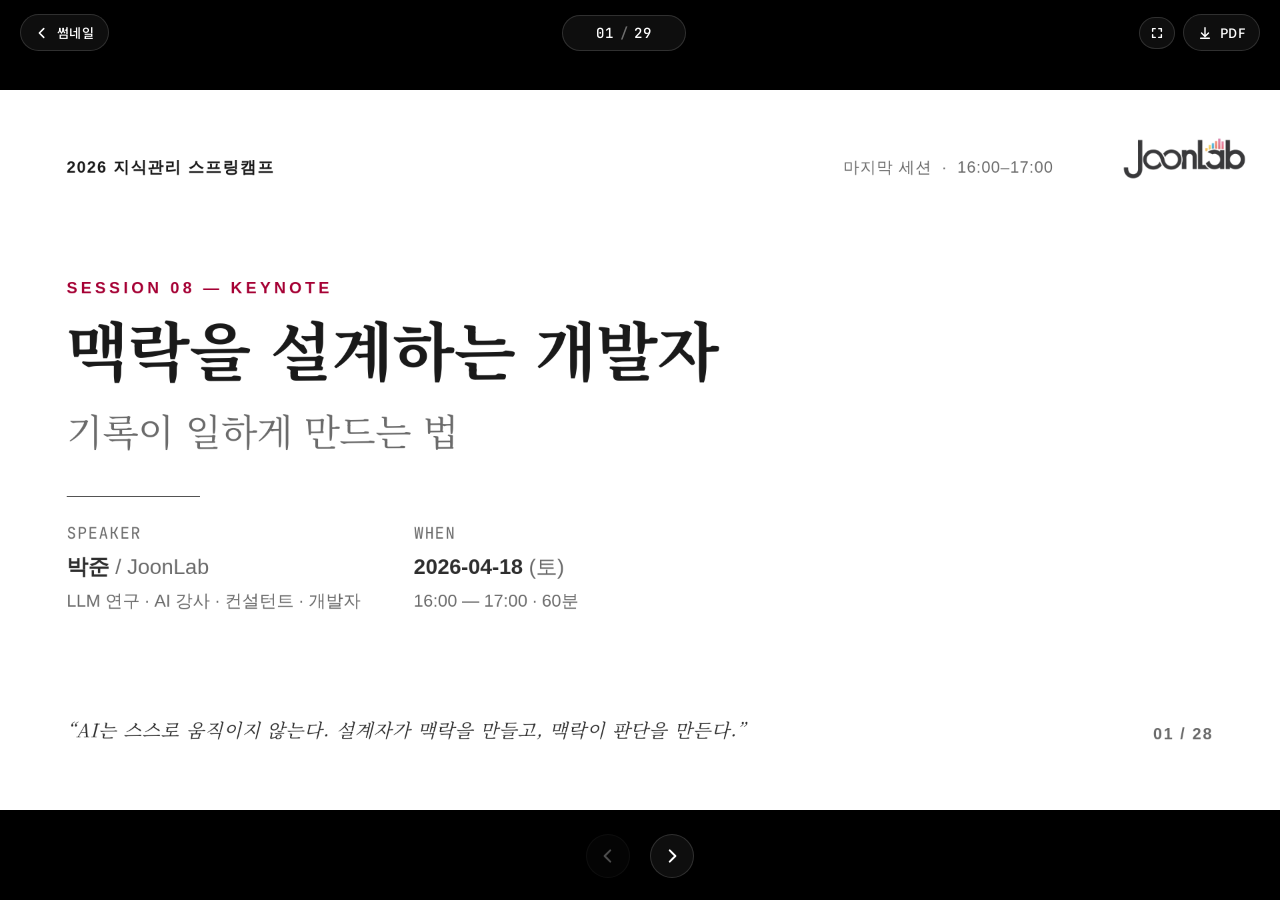
<file: viewer.html>
<!DOCTYPE html>
<html lang="ko">
<head>
<meta charset="UTF-8">
<meta name="viewport" content="width=device-width, initial-scale=1.0, viewport-fit=cover">
<title>Viewer · 맥락을 설계하는 개발자 · 박준</title>
<link rel="icon" type="image/svg+xml" href="public/favicon.svg">
<link rel="preconnect" href="https://fonts.googleapis.com">
<link rel="preconnect" href="https://fonts.gstatic.com" crossorigin>
<link href="https://fonts.googleapis.com/css2?family=Noto+Sans+KR:wght@400;500;600&family=JetBrains+Mono:wght@400;500&display=swap" rel="stylesheet">
<link rel="stylesheet" href="styles/viewer.css">
</head>
<body>
<div class="viewer">
  <div class="loading" id="loading">LOADING…</div>
  <iframe
    id="deckFrame"
    class="viewer-frame"
    src="deck/index.html"
    title="Spring Camp 2026 · 박준 발표 덱"
    allow="fullscreen"
    allowfullscreen></iframe>

  <div class="tap-zones" id="tapZones" aria-hidden="true">
    <button class="tap prev" id="tapPrev" aria-label="이전 슬라이드"></button>
    <button class="tap next" id="tapNext" aria-label="다음 슬라이드"></button>
  </div>

  <div class="overlay overlay-top" id="overlayTop">
    <a class="v-btn" href="index.html" aria-label="썸네일로 돌아가기">
      <svg viewBox="0 0 16 16" fill="none" stroke="currentColor" stroke-width="1.8" stroke-linecap="round" stroke-linejoin="round" aria-hidden="true"><path d="M10 3L5 8l5 5"/></svg>
      <span class="label-long">썸네일</span>
    </a>
    <div class="v-counter" id="counter" aria-live="polite">01<span class="sep">/</span>29</div>
    <div class="overlay-right">
      <button class="v-btn icon" id="fsBtn" aria-label="전체화면 (F)" title="전체화면 (F)">
        <svg viewBox="0 0 16 16" fill="none" stroke="currentColor" stroke-width="1.6" stroke-linecap="round" stroke-linejoin="round" aria-hidden="true"><path d="M3 6V3h3M13 6V3h-3M3 10v3h3M13 10v3h-3"/></svg>
      </button>
      <a class="v-btn" href="public/spring-camp-2026-deck.pdf" download aria-label="PDF 다운로드">
        <svg viewBox="0 0 16 16" fill="none" stroke="currentColor" stroke-width="1.6" stroke-linecap="round" stroke-linejoin="round" aria-hidden="true"><path d="M8 2v9M4 8l4 4 4-4M3 14h10"/></svg>
        <span class="label-long">PDF</span>
      </a>
    </div>
  </div>

  <div class="overlay overlay-bottom" id="overlayBottom">
    <button class="nav-arrow" id="prevBtn" aria-label="이전 슬라이드 (←)">
      <svg viewBox="0 0 16 16" fill="none" stroke="currentColor" stroke-width="1.8" stroke-linecap="round" stroke-linejoin="round" aria-hidden="true"><path d="M10 3L5 8l5 5"/></svg>
    </button>
    <button class="nav-arrow" id="nextBtn" aria-label="다음 슬라이드 (→)">
      <svg viewBox="0 0 16 16" fill="none" stroke="currentColor" stroke-width="1.8" stroke-linecap="round" stroke-linejoin="round" aria-hidden="true"><path d="M6 3l5 5-5 5"/></svg>
    </button>
  </div>
</div>

<script src="js/slides.js"></script>
<script src="js/viewer.js"></script>
</body>
</html>
</file>
<file: styles/main.css>
:root {
  --ink: #1a1a1a;
  --bg: #ffffff;
  --bg-deep: #f5f5f5;
  --accent: #A50034;
  --accent-2: #85714D;
  --muted: #6B6B6B;
  --border: #e6e6e6;
  --shadow-sm: 0 1px 2px rgba(26, 26, 26, 0.06);
  --shadow-md: 0 8px 24px rgba(26, 26, 26, 0.10);
  --font-sans: 'Noto Sans KR', -apple-system, BlinkMacSystemFont, 'Segoe UI', system-ui, sans-serif;
  --font-serif: 'Noto Serif KR', 'Times New Roman', serif;
  --font-mono: 'JetBrains Mono', 'SF Mono', Menlo, Consolas, monospace;
}

*,
*::before,
*::after {
  box-sizing: border-box;
}

html,
body {
  margin: 0;
  padding: 0;
}

body {
  font-family: var(--font-sans);
  color: var(--ink);
  background: var(--bg);
  font-size: 16px;
  line-height: 1.6;
  -webkit-font-smoothing: antialiased;
  -moz-osx-font-smoothing: grayscale;
}

a {
  color: inherit;
  text-decoration: none;
}

button {
  font: inherit;
  color: inherit;
  background: none;
  border: none;
  cursor: pointer;
}

img {
  display: block;
  max-width: 100%;
}

:focus-visible {
  outline: 2px solid var(--accent);
  outline-offset: 3px;
  border-radius: 2px;
}

.page {
  max-width: 1280px;
  margin: 0 auto;
  padding: 32px 40px 80px;
}

.topbar {
  display: flex;
  align-items: center;
  justify-content: space-between;
  gap: 16px;
  padding-bottom: 24px;
  border-bottom: 1px solid var(--border);
}

.brand {
  display: flex;
  align-items: center;
  gap: 12px;
  font-family: var(--font-mono);
  font-size: 14px;
  letter-spacing: 0.02em;
  color: var(--ink);
}

.brand-mark {
  display: inline-flex;
  align-items: center;
  justify-content: center;
  width: 32px;
  height: 32px;
  border-radius: 50%;
  background: var(--accent);
  color: #fff;
  font-family: var(--font-serif);
  font-weight: 700;
  font-size: 16px;
  line-height: 1;
}

.actions {
  display: flex;
  align-items: center;
  gap: 8px;
}

.btn {
  display: inline-flex;
  align-items: center;
  gap: 8px;
  padding: 9px 16px;
  border: 1px solid var(--border);
  border-radius: 999px;
  font-size: 13px;
  font-weight: 500;
  letter-spacing: 0.01em;
  background: var(--bg);
  color: var(--ink);
  transition: all 0.15s ease;
}

.btn:hover {
  border-color: var(--ink);
  transform: translateY(-1px);
}

.btn.primary {
  background: var(--ink);
  color: var(--bg);
  border-color: var(--ink);
}

.btn.primary:hover {
  background: var(--accent);
  border-color: var(--accent);
}

.btn svg {
  width: 14px;
  height: 14px;
  flex-shrink: 0;
}

.hero {
  padding: 72px 0 56px;
}

.hero-eyebrow {
  display: inline-block;
  font-family: var(--font-mono);
  font-size: 12px;
  font-weight: 600;
  letter-spacing: 0.18em;
  text-transform: uppercase;
  color: var(--accent);
  margin-bottom: 28px;
}

.hero-title {
  font-family: var(--font-serif);
  font-weight: 700;
  font-size: clamp(36px, 6vw, 64px);
  line-height: 1.15;
  letter-spacing: -0.01em;
  margin: 0 0 8px;
  color: var(--ink);
}

.hero-subtitle {
  font-family: var(--font-serif);
  font-weight: 400;
  font-size: clamp(22px, 3vw, 32px);
  line-height: 1.3;
  color: var(--muted);
  margin: 0 0 36px;
}

.hero-rule {
  width: 60px;
  height: 2px;
  background: var(--accent);
  border: 0;
  margin: 0 0 20px;
}

.hero-event {
  font-family: var(--font-mono);
  font-size: 13px;
  letter-spacing: 0.04em;
  color: var(--muted);
}

.section-label {
  display: flex;
  align-items: baseline;
  justify-content: space-between;
  margin: 48px 0 20px;
  padding-bottom: 12px;
  border-bottom: 1px solid var(--border);
}

.section-label h2 {
  font-family: var(--font-sans);
  font-weight: 600;
  font-size: 14px;
  letter-spacing: 0.14em;
  text-transform: uppercase;
  margin: 0;
  color: var(--ink);
}

.section-label .meta {
  font-family: var(--font-mono);
  font-size: 12px;
  color: var(--muted);
}

.grid {
  display: grid;
  grid-template-columns: repeat(4, 1fr);
  gap: 20px;
}

.card {
  display: block;
  background: var(--bg);
  border: 1px solid var(--border);
  border-radius: 6px;
  overflow: hidden;
  transition: transform 0.18s ease, box-shadow 0.18s ease, border-color 0.18s ease;
  position: relative;
}

.card:hover {
  transform: translateY(-2px);
  box-shadow: var(--shadow-md);
  border-color: var(--ink);
}

.card:focus-visible {
  outline: 2px solid var(--accent);
  outline-offset: 2px;
}

.card-thumb {
  position: relative;
  aspect-ratio: 16 / 9;
  background: var(--bg-deep);
  overflow: hidden;
}

.card-thumb img {
  width: 100%;
  height: 100%;
  object-fit: cover;
  display: block;
}

.card-thumb-fallback {
  position: absolute;
  inset: 0;
  display: flex;
  align-items: center;
  justify-content: center;
  font-family: var(--font-serif);
  font-size: 48px;
  font-weight: 700;
  color: var(--muted);
  background: var(--bg-deep);
}

.card-body {
  display: flex;
  align-items: center;
  justify-content: space-between;
  gap: 12px;
  padding: 12px 14px;
  border-top: 1px solid var(--border);
}

.card-num {
  font-family: var(--font-mono);
  font-size: 12px;
  font-weight: 600;
  color: var(--accent);
  letter-spacing: 0.04em;
}

.card-label {
  font-size: 12px;
  font-weight: 500;
  color: var(--muted);
  letter-spacing: 0.02em;
  white-space: nowrap;
  overflow: hidden;
  text-overflow: ellipsis;
  text-align: right;
}

.footer {
  margin-top: 80px;
  padding-top: 24px;
  border-top: 1px solid var(--border);
  display: flex;
  justify-content: space-between;
  align-items: center;
  font-size: 12px;
  color: var(--muted);
  font-family: var(--font-mono);
  letter-spacing: 0.02em;
}

.footer a:hover {
  color: var(--accent);
}

@media (max-width: 1199px) {
  .grid {
    grid-template-columns: repeat(3, 1fr);
  }
}

@media (max-width: 767px) {
  .page {
    padding: 20px 20px 60px;
  }
  .topbar {
    padding-bottom: 16px;
  }
  .brand span {
    display: none;
  }
  .hero {
    padding: 40px 0 32px;
  }
  .hero-eyebrow {
    margin-bottom: 20px;
  }
  .grid {
    grid-template-columns: repeat(2, 1fr);
    gap: 14px;
  }
  .btn {
    padding: 8px 12px;
    font-size: 12px;
  }
  .btn span.label-long {
    display: none;
  }
  .footer {
    flex-direction: column;
    gap: 8px;
    align-items: flex-start;
  }
}

@media (max-width: 479px) {
  .grid {
    grid-template-columns: 1fr;
  }
  .card-thumb-fallback {
    font-size: 64px;
  }
}
</file>
<file: styles/viewer.css>
html, body {
  height: 100%;
  height: 100dvh;
  width: 100vw;
  margin: 0;
  padding: 0;
  overflow: hidden;
  background: #000;
  color: #fff;
  overscroll-behavior: none;
}

.viewer {
  position: fixed;
  inset: 0;
  width: 100vw;
  height: 100vh;
  height: 100dvh;
  background: #000;
  overflow: hidden;
}

.viewer-frame {
  position: absolute;
  inset: 0;
  width: 100%;
  height: 100%;
  border: 0;
  display: block;
  background: #fff;
}

.overlay {
  position: fixed;
  left: 0;
  right: 0;
  z-index: 100;
  pointer-events: none;
  transition: opacity 0.3s ease;
  opacity: 1;
}

.overlay[data-hidden="true"] {
  opacity: 0;
}

.overlay-top {
  top: 0;
  padding: calc(14px + env(safe-area-inset-top, 0px)) calc(20px + env(safe-area-inset-right, 0px)) 14px calc(20px + env(safe-area-inset-left, 0px));
  background: linear-gradient(to bottom, rgba(0, 0, 0, 0.7) 0%, rgba(0, 0, 0, 0) 100%);
  display: flex;
  align-items: center;
  justify-content: space-between;
  gap: 12px;
}

.overlay-bottom {
  bottom: 0;
  padding: 14px calc(20px + env(safe-area-inset-right, 0px)) calc(22px + env(safe-area-inset-bottom, 0px)) calc(20px + env(safe-area-inset-left, 0px));
  background: linear-gradient(to top, rgba(0, 0, 0, 0.6) 0%, rgba(0, 0, 0, 0) 100%);
  display: flex;
  align-items: center;
  justify-content: space-between;
  gap: 12px;
}

.overlay > * {
  pointer-events: auto;
}

.tap-zones {
  position: fixed;
  inset: 0;
  z-index: 50;
  display: none;
  pointer-events: none;
}

.tap-zones .tap {
  position: absolute;
  top: 0;
  bottom: 0;
  width: 40%;
  pointer-events: auto;
  background: transparent;
  -webkit-tap-highlight-color: transparent;
  cursor: pointer;
}

.tap-zones .tap.prev { left: 0; }
.tap-zones .tap.next { right: 0; }

.v-btn {
  display: inline-flex;
  align-items: center;
  gap: 8px;
  padding: 8px 14px;
  border-radius: 999px;
  background: rgba(20, 20, 20, 0.7);
  color: #fff;
  border: 1px solid rgba(255, 255, 255, 0.14);
  font-family: 'Noto Sans KR', -apple-system, BlinkMacSystemFont, system-ui, sans-serif;
  font-size: 13px;
  font-weight: 500;
  letter-spacing: 0.02em;
  text-decoration: none;
  transition: background 0.15s ease, border-color 0.15s ease;
  -webkit-backdrop-filter: blur(6px);
  backdrop-filter: blur(6px);
}

.v-btn:hover,
.v-btn:focus-visible {
  background: rgba(165, 0, 52, 0.85);
  border-color: rgba(255, 255, 255, 0.3);
  outline: none;
}

.v-btn svg {
  width: 14px;
  height: 14px;
  flex-shrink: 0;
}

.v-btn.icon {
  padding: 8px 10px;
}

.v-counter {
  font-family: 'JetBrains Mono', 'SF Mono', Menlo, monospace;
  font-size: 14px;
  font-weight: 500;
  letter-spacing: 0.05em;
  color: #fff;
  background: rgba(20, 20, 20, 0.7);
  padding: 8px 16px;
  border-radius: 999px;
  border: 1px solid rgba(255, 255, 255, 0.14);
  -webkit-backdrop-filter: blur(6px);
  backdrop-filter: blur(6px);
  min-width: 90px;
  text-align: center;
}

.v-counter .sep {
  opacity: 0.4;
  margin: 0 6px;
}

.nav-arrow {
  display: inline-flex;
  align-items: center;
  justify-content: center;
  width: 44px;
  height: 44px;
  border-radius: 50%;
  background: rgba(20, 20, 20, 0.7);
  color: #fff;
  border: 1px solid rgba(255, 255, 255, 0.14);
  -webkit-backdrop-filter: blur(6px);
  backdrop-filter: blur(6px);
  transition: background 0.15s ease;
}

.nav-arrow:hover,
.nav-arrow:focus-visible {
  background: rgba(165, 0, 52, 0.85);
  outline: none;
}

.nav-arrow svg {
  width: 18px;
  height: 18px;
}

.nav-arrow[disabled] {
  opacity: 0.3;
  cursor: not-allowed;
}

.overlay-right {
  display: flex;
  gap: 8px;
  align-items: center;
}

@media (max-width: 767px) {
  .overlay-top {
    padding-top: calc(10px + env(safe-area-inset-top, 0px));
    padding-bottom: 10px;
    padding-left: calc(12px + env(safe-area-inset-left, 0px));
    padding-right: calc(12px + env(safe-area-inset-right, 0px));
  }
  .overlay-bottom {
    padding-top: 10px;
    padding-bottom: calc(16px + env(safe-area-inset-bottom, 0px));
    padding-left: calc(12px + env(safe-area-inset-left, 0px));
    padding-right: calc(12px + env(safe-area-inset-right, 0px));
  }
  .v-btn .label-long {
    display: none;
  }
  .v-btn {
    padding: 8px 12px;
  }
}

@media (min-width: 768px) {
  .overlay-bottom {
    justify-content: center;
    gap: 20px;
  }
}

@media (orientation: landscape) and (max-height: 500px) {
  .tap-zones {
    display: block;
  }
  .overlay-top {
    padding-top: calc(6px + env(safe-area-inset-top, 0px));
    padding-bottom: 6px;
    padding-left: calc(10px + env(safe-area-inset-left, 0px));
    padding-right: calc(10px + env(safe-area-inset-right, 0px));
    background: linear-gradient(to bottom, rgba(0, 0, 0, 0.55) 0%, rgba(0, 0, 0, 0) 100%);
  }
  .overlay-top .v-btn {
    padding: 5px 9px;
    font-size: 11px;
    background: rgba(20, 20, 20, 0.55);
  }
  .overlay-top .v-btn.icon {
    padding: 5px 7px;
  }
  .overlay-top .v-btn svg {
    width: 12px;
    height: 12px;
  }
  .overlay-top .label-long {
    display: none;
  }
  .overlay-top .v-btn span:not(.label-long) {
    display: none;
  }
  .v-counter {
    font-size: 11px;
    padding: 5px 10px;
    min-width: 70px;
    background: rgba(20, 20, 20, 0.55);
  }
  .overlay-right {
    gap: 6px;
  }
  .overlay-bottom {
    display: none;
  }
}

.loading {
  position: fixed;
  inset: 0;
  display: flex;
  align-items: center;
  justify-content: center;
  background: #111;
  color: #999;
  font-family: 'JetBrains Mono', monospace;
  font-size: 13px;
  letter-spacing: 0.08em;
  z-index: 200;
  pointer-events: none;
  transition: opacity 0.3s ease;
}

.loading[data-done="true"] {
  opacity: 0;
}
</file>
